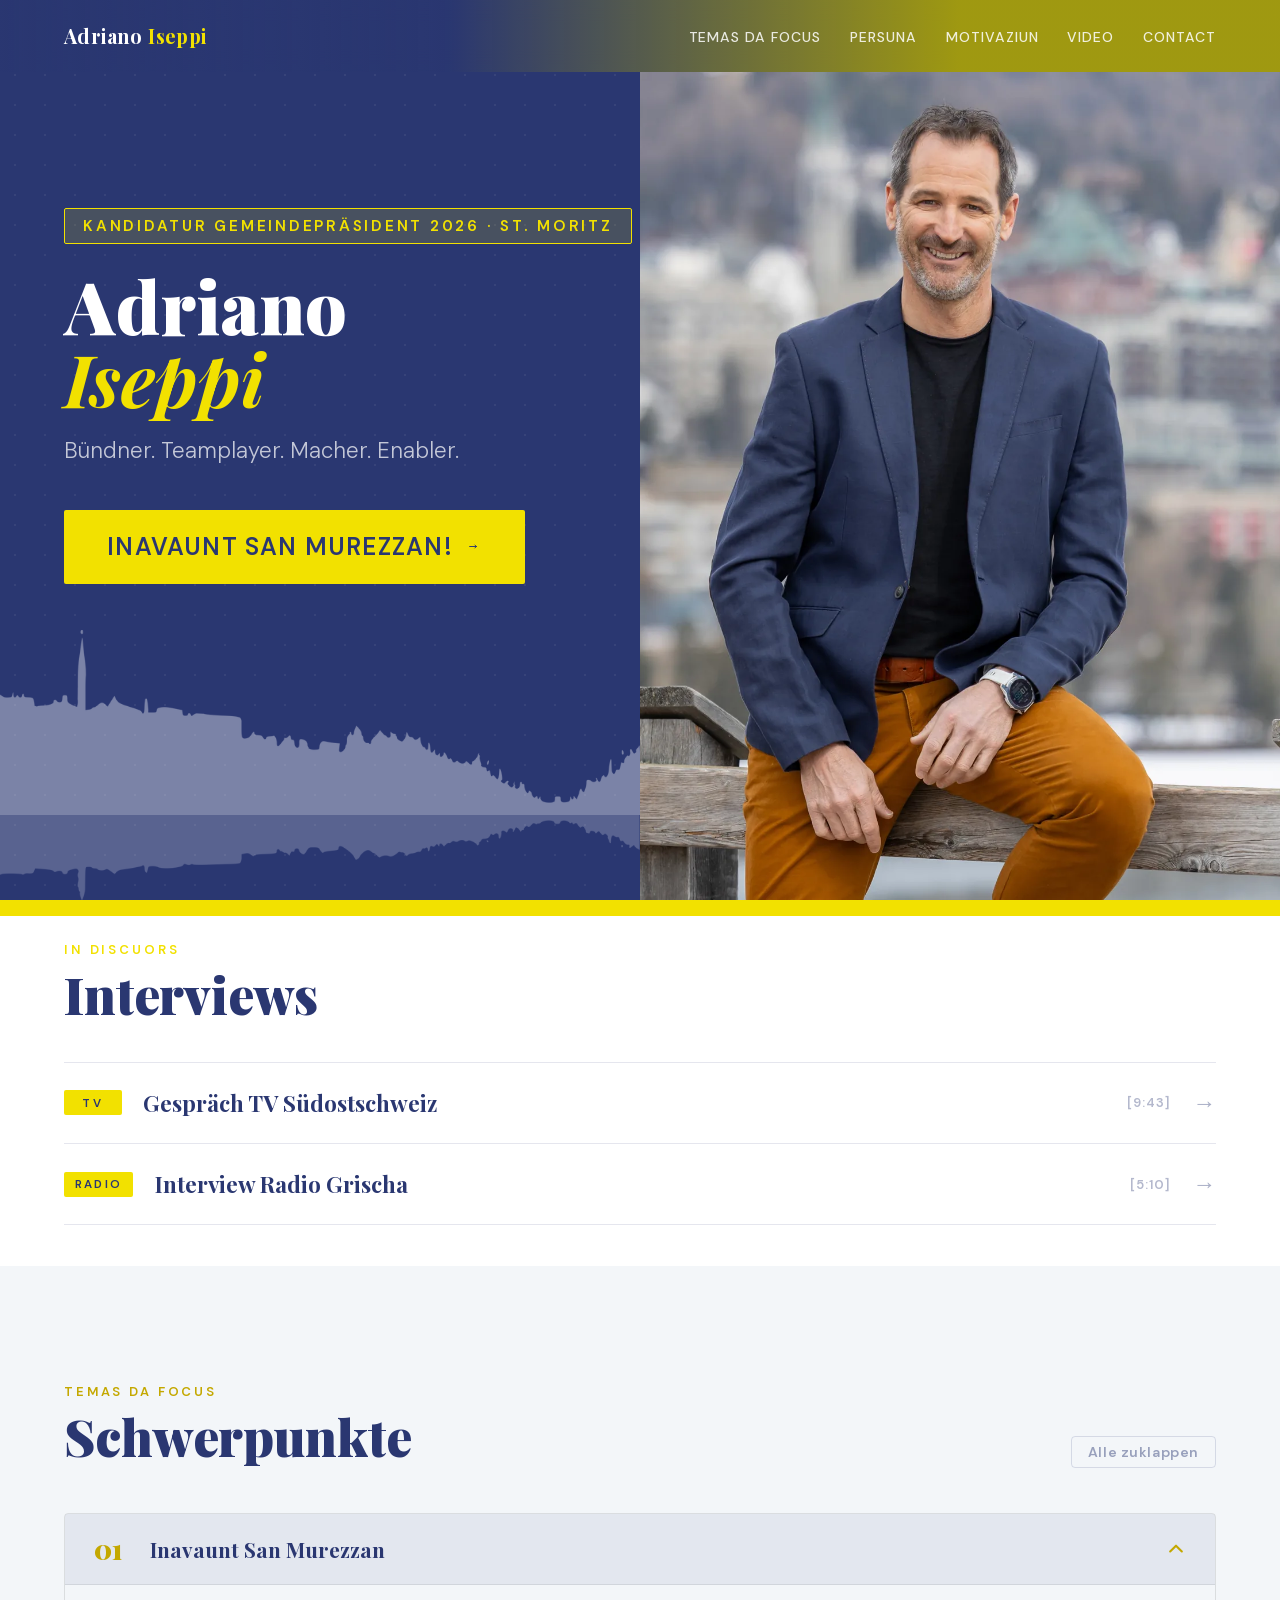
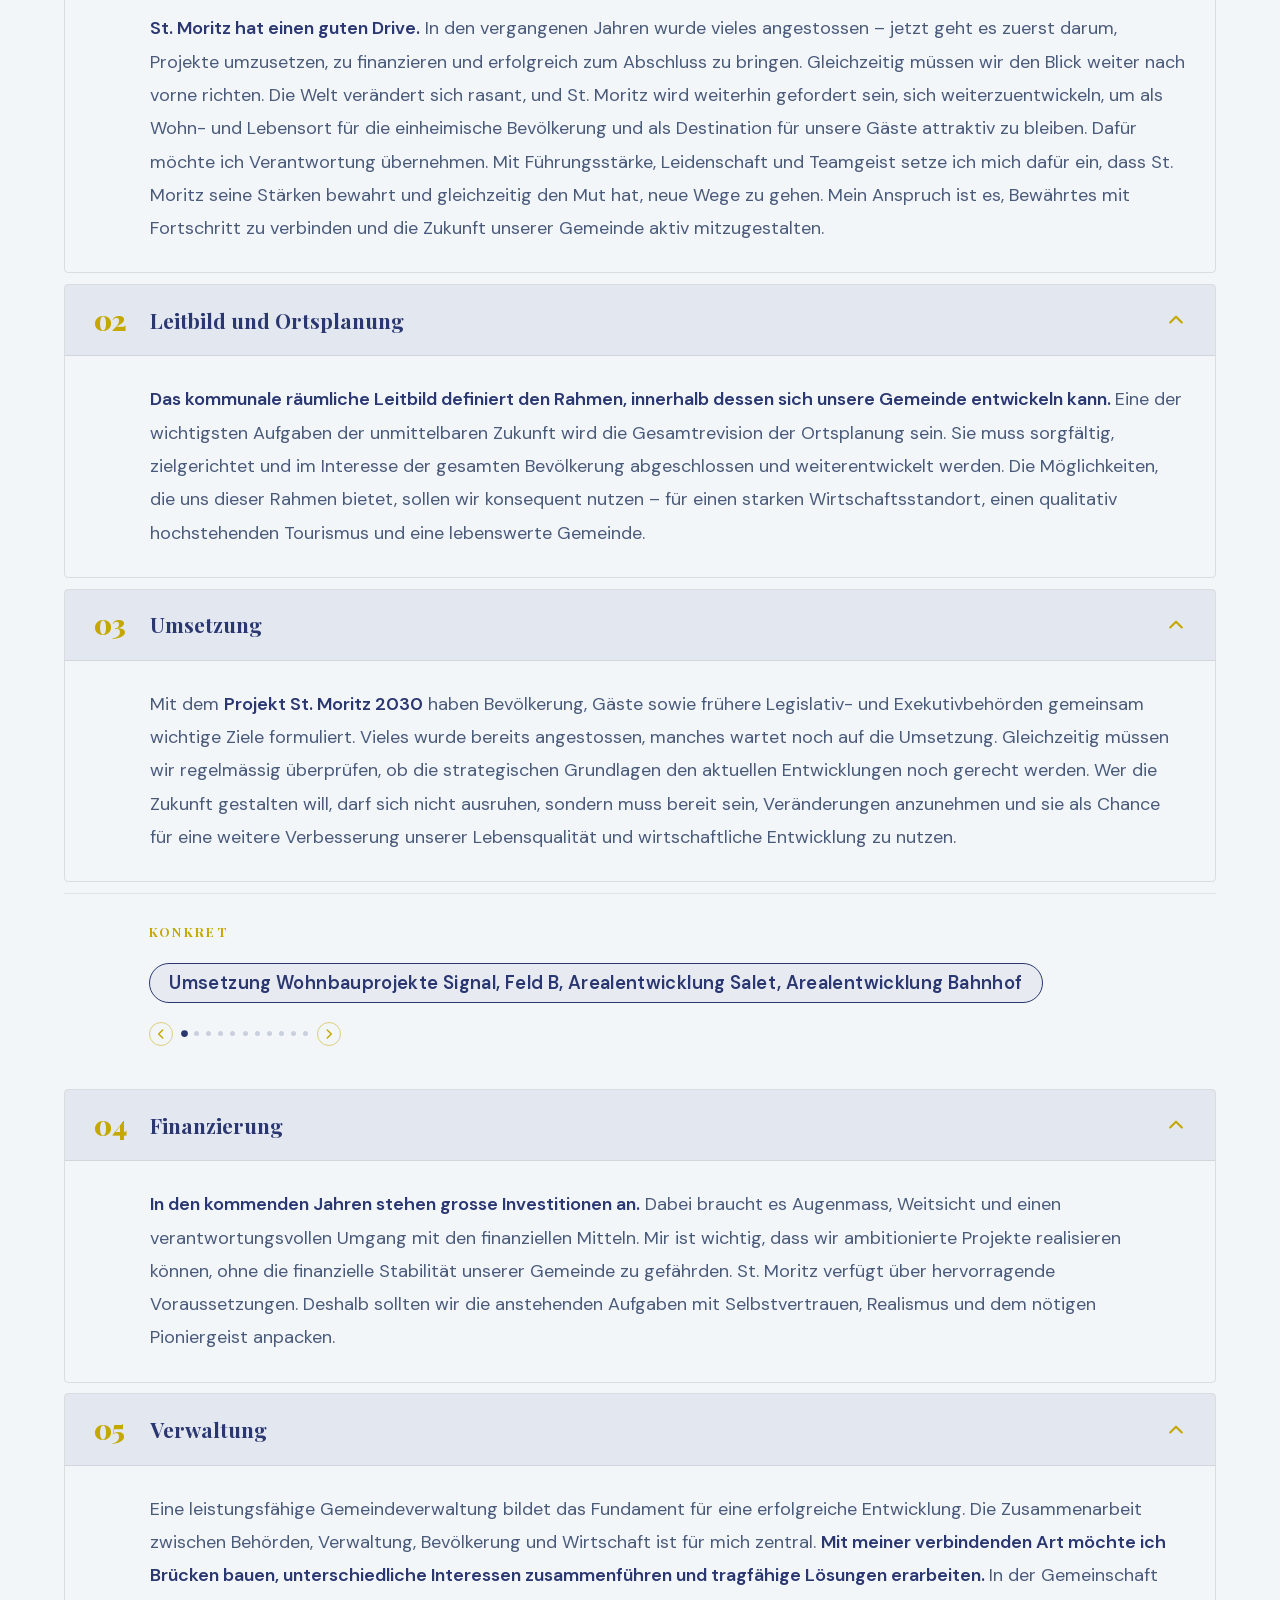
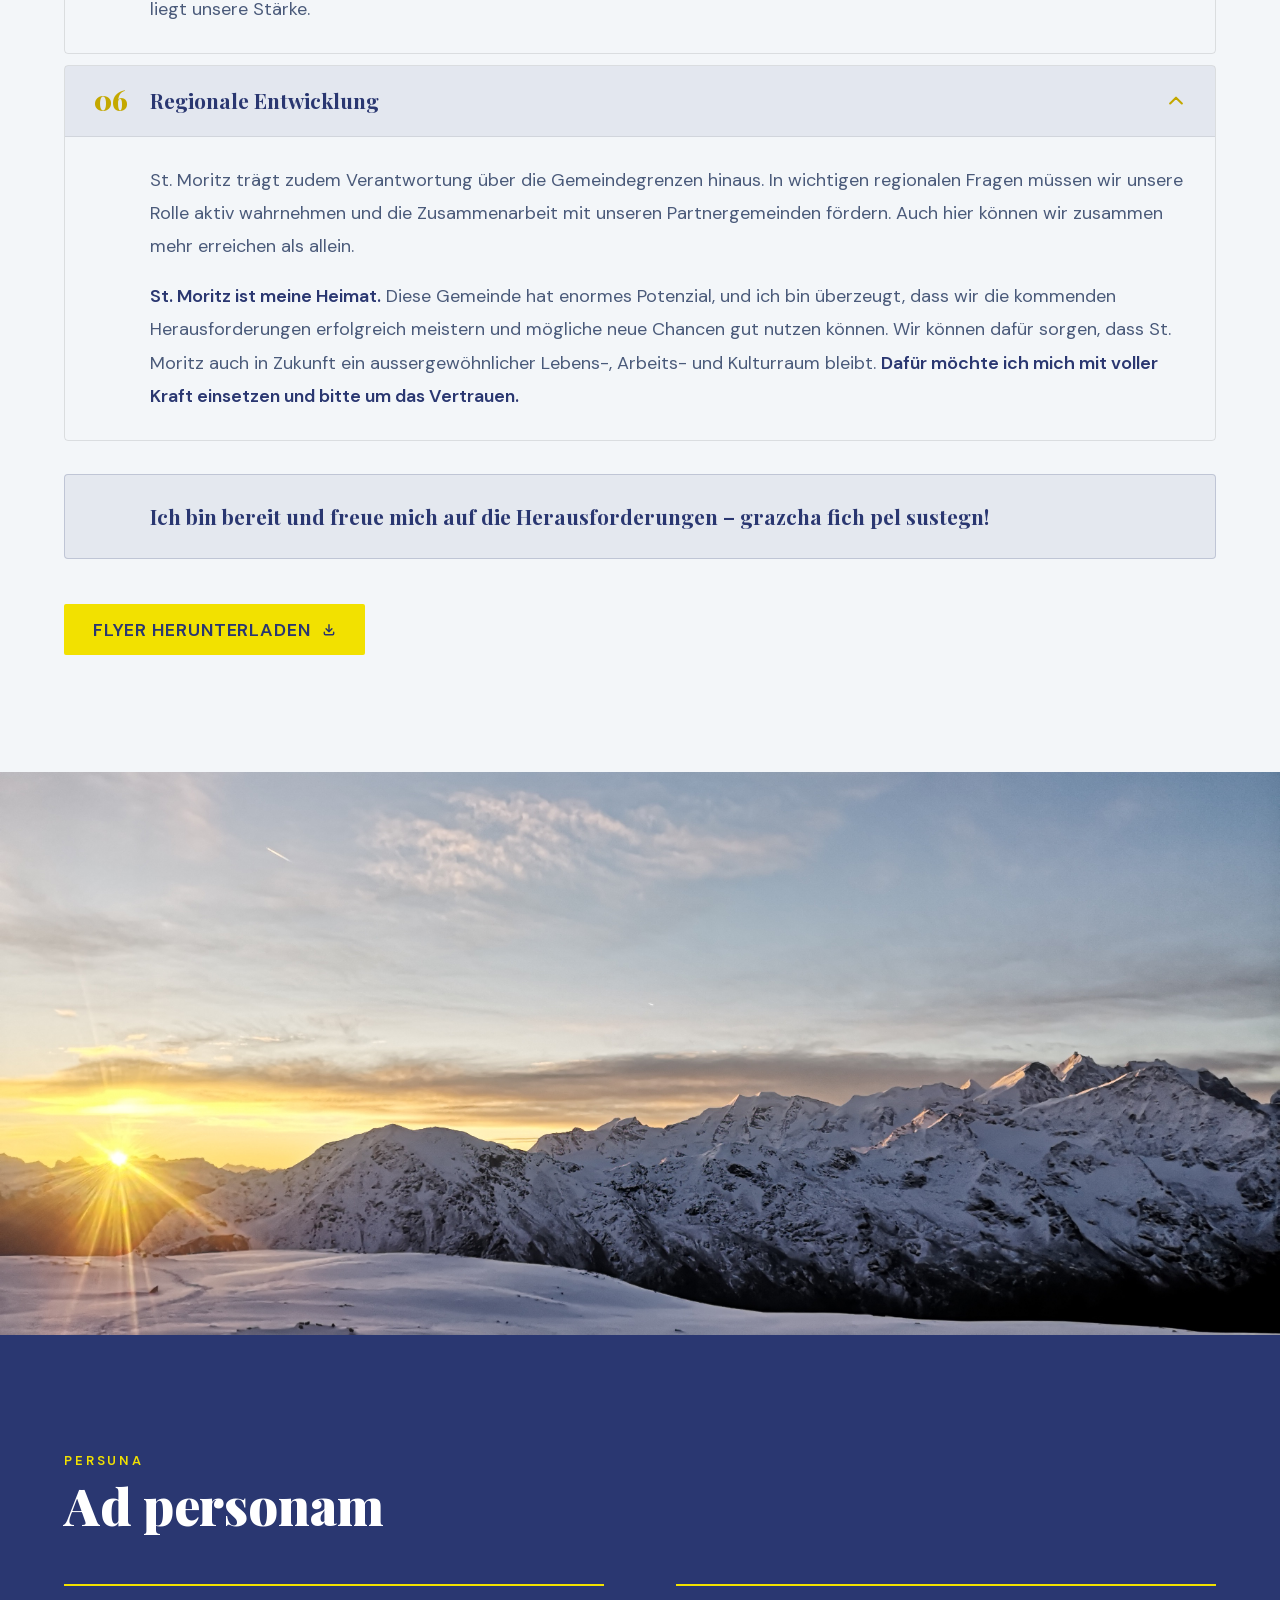
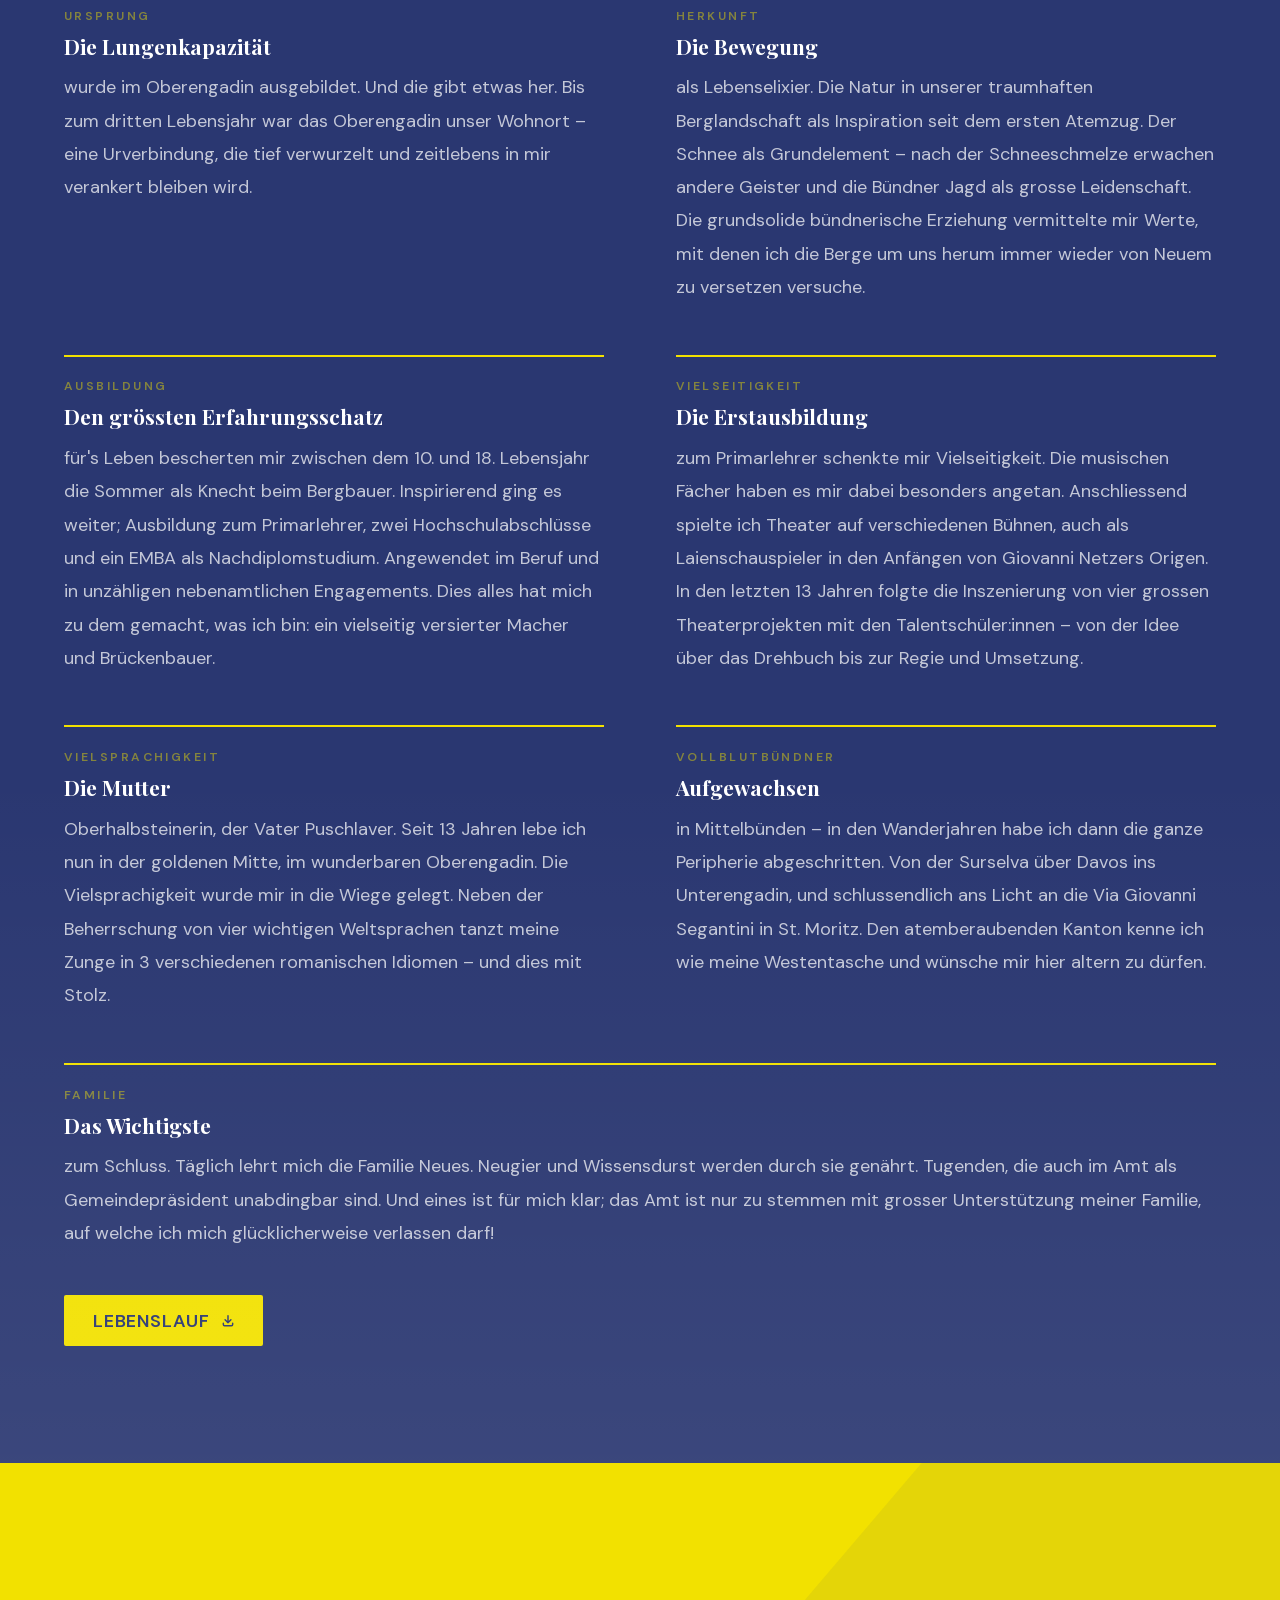
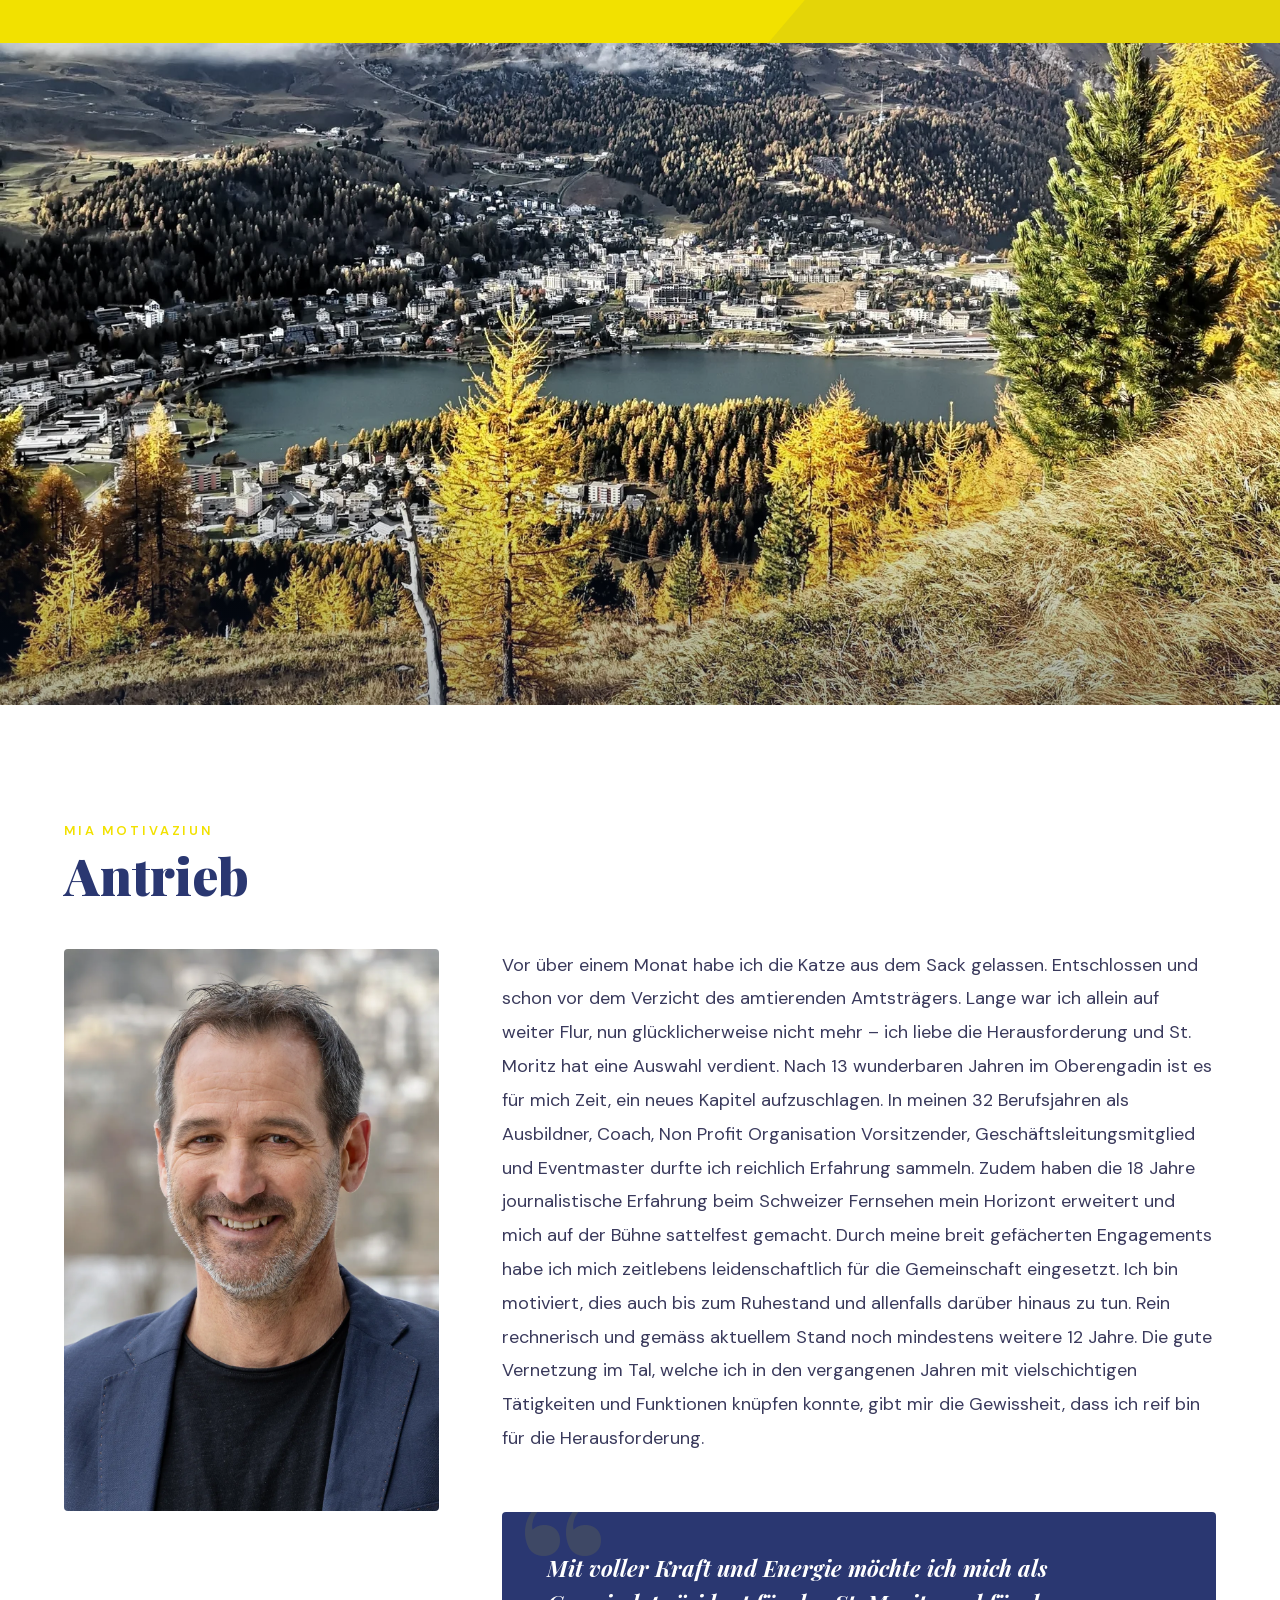
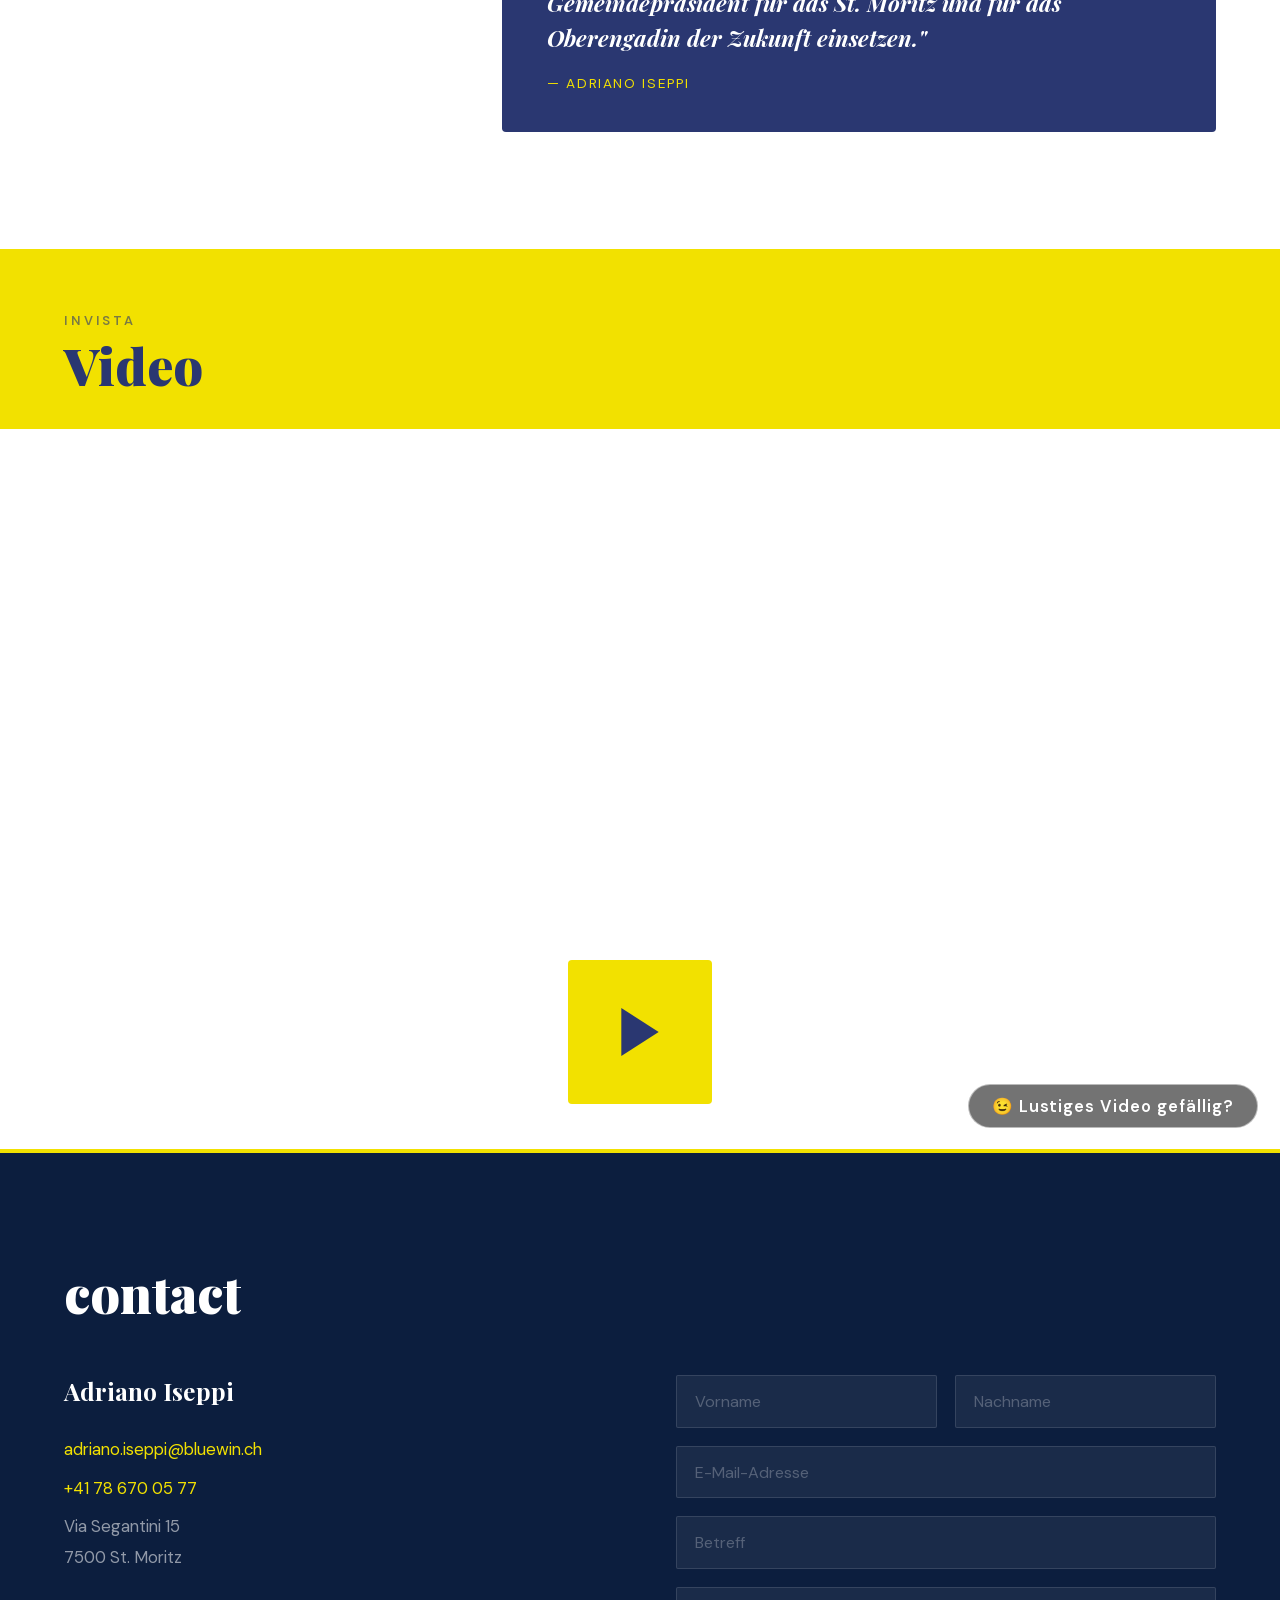
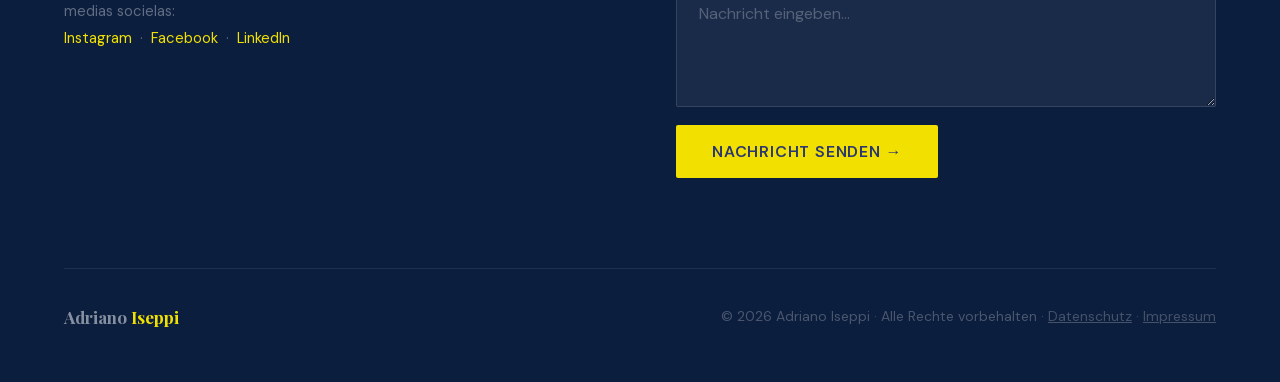
<file: index.html>
<!DOCTYPE html>
<html lang="de">
<head>
  <meta charset="UTF-8" />
  <meta name="viewport" content="width=device-width, initial-scale=1.0, viewport-fit=cover" />
  <meta name="theme-color" content="#2A3771">
  <title>Adriano Iseppi – Kandidat Gemeindepräsident St. Moritz</title>
  <meta name="description" content="Adriano Iseppi kandidiert als Gemeindepräsident St. Moritz 2026. Bündner, Teamplayer, Macher. Inavaunt San Murezzan!">
  <meta name="robots" content="index, follow">
  <link rel="canonical" href="https://adrianoiseppi.ch/">
  <!-- Open Graph -->
  <meta property="og:type" content="website">
  <meta property="og:url" content="https://adrianoiseppi.ch/">
  <meta property="og:title" content="Adriano Iseppi – Kandidat Gemeindepräsident St. Moritz 2026">
  <meta property="og:description" content="Adriano Iseppi kandidiert als Gemeindepräsident St. Moritz 2026. Bündner, Teamplayer, Macher. Inavaunt San Murezzan!">
  <meta property="og:image" content="https://adrianoiseppi.ch/IMG_9830_2.jpg">
  <meta name="twitter:card" content="summary_large_image">
  <link rel="icon" href="favicon.ico" sizes="any">
  <link rel="icon" href="favicon-32.png" type="image/png" sizes="32x32">
  <link rel="icon" href="favicon-192.png" type="image/png" sizes="192x192">
  <link rel="apple-touch-icon" href="apple-touch-icon.png">
  <link rel="icon" href="favicon.svg" type="image/svg+xml">
  <link rel="preload" href="fonts/dmsans.woff2" as="font" type="font/woff2" crossorigin>
  <link rel="preload" href="fonts/playfair-normal.woff2" as="font" type="font/woff2" crossorigin>
  <script type="application/ld+json">
  {
    "@context": "https://schema.org",
    "@type": "Person",
    "name": "Adriano Iseppi",
    "url": "https://adrianoiseppi.ch",
    "image": "https://adrianoiseppi.ch/IMG_9830_2.jpg",
    "jobTitle": "Kandidat Gemeindepräsident St. Moritz 2026",
    "description": "Adriano Iseppi kandidiert als Gemeindepräsident der Gemeinde St. Moritz im Kanton Graubünden, Schweiz.",
    "address": {
      "@type": "PostalAddress",
      "streetAddress": "Via Segantini 15",
      "postalCode": "7500",
      "addressLocality": "St. Moritz",
      "addressCountry": "CH"
    },
    "email": "adriano.iseppi@bluewin.ch",
    "telephone": "+41786700577",
    "sameAs": [
      "https://www.instagram.com/iseppiadriano/",
      "https://www.facebook.com/adriano.iseppi",
      "https://ch.linkedin.com/in/adriano-iseppi-3020b26a"
    ]
  }
  </script>
  <link rel="stylesheet" href="style.css">
</head>
<body>

<!-- NAV -->
<nav id="mainNav">
  <div class="container nav-inner">
    <a href="#hero" class="nav-logo">Adriano <span>Iseppi</span></a>
    <button class="nav-burger" id="navBurger" aria-label="Menü öffnen">
      <span></span><span></span><span></span>
    </button>
    <ul class="nav-links" id="navLinks">
      <li><a href="#fokus"      onclick="closeMenu()">temas da focus</a></li>
      <li><a href="#person"     onclick="closeMenu()">persuna</a></li>
      <li><a href="#motivation" onclick="closeMenu()">motivaziun</a></li>
      <li><a href="#media"      onclick="closeMenu()">video</a></li>
      <li><a href="#kontakt"    onclick="closeMenu()">contact</a></li>
    </ul>
  </div>
</nav>

<main>
<!-- HERO — Video anstelle Portrait -->
<section id="hero">
  <div class="container hero-content">
    <div class="hero-text reveal">
      <div class="hero-badge">Kandidatur Gemeindepräsident<br class="mobile-br"> 2026 · St. Moritz</div>
      <h1 class="hero-name">Adriano<br><em>Iseppi</em><span class="hero-name-seo"> – Kandidat Gemeindepräsident St. Moritz</span></h1>
      <p class="hero-subtitle">
        Bündner. Teamplayer. Macher. Enabler.
      </p>
      <a href="#fokus" class="hero-cta">
        Inavaunt San Murezzan!
        <svg width="16" height="9" fill="none" viewBox="0 0 24 24" stroke="currentColor" stroke-width="2.5">
          <path stroke-linecap="round" stroke-linejoin="round" d="M17 8l4 4m0 0l-4 4m4-4H3"/>
        </svg>
      </a>
    </div>
  </div>

  <!-- Portrait — direkt in #hero, hinter Silhouette -->
  <div class="hero-portrait-box">
    <picture>
      <source srcset="IMG_9830_2.webp" type="image/webp">
      <img src="IMG_9830_2.jpg" alt="Adriano Iseppi – Kandidat Gemeindepräsident St. Moritz 2026" width="1440" height="1440" fetchpriority="high">
    </picture>
  </div>

  <!-- CTA nach Portrait nur mobile -->
  <div class="container hero-cta-mobile-wrap">
    <a href="#fokus" class="hero-cta">
      Inavaunt San Murezzan!
      <svg width="16" height="9" fill="none" viewBox="0 0 24 24" stroke="currentColor" stroke-width="2.5">
        <path stroke-linecap="round" stroke-linejoin="round" d="M17 8l4 4m0 0l-4 4m4-4H3"/>
      </svg>
    </a>
  </div>

  <!-- Silhouette Dekoration unten -->
  <div class="hero-skyline-bar">
    <picture>
      <source srcset="skyline1.webp" type="image/webp">
      <img src="skyline1.png" alt="" class="skyline-top" width="898" height="260">
    </picture>
    <picture>
      <source srcset="skyline2.webp" type="image/webp">
      <img src="skyline2.png" alt="" class="skyline-bottom" width="900" height="119">
    </picture>
  </div>
</section>

<!-- INTERVISTAS / NEWS -->
<section class="news-section" id="intervistas">
  <div class="container">
    <p class="section-label reveal">in discuors</p>
    <h2 class="section-title reveal reveal-delay-1">Interviews</h2>
    <div class="news-links">
      <a class="news-link reveal reveal-delay-2" href="https://www.tvsuedostschweiz.ch/dossiers/wahlen-graubuenden/1198433782" target="_blank" rel="noopener">
        <span class="news-meta">TV</span>
        <span class="news-title">Gespräch TV Südostschweiz</span>
        <span class="news-duration">9:43</span>
        <span class="news-arrow">→</span>
      </a>
      <a class="news-link reveal reveal-delay-3" href="https://radiogrischa.ch/news/wer-fuehrt-st-moritz-die-zukunft-wir-stellen-die-kandidaten-vor-adriano-iseppi" target="_blank" rel="noopener">
        <span class="news-meta">Radio</span>
        <span class="news-title">Interview Radio Grischa</span>
        <span class="news-duration">5:10</span>
        <span class="news-arrow">→</span>
      </a>
    </div>
  </div>
</section>

<!-- FOKUSGEBIETE -->
<section id="fokus">
  <div class="container">
    <p class="section-label reveal">temas da focus</p>
    <div class="fokus-heading-row">
      <h2 class="section-title reveal reveal-delay-1">Schwerpunkte</h2>
      <button class="fokus-toggle-all" id="akkToggleAll">Alle zuklappen</button>
    </div>
    <div class="fokus-accordion reveal">

      <div class="akk-item open">
        <button class="akk-header" aria-expanded="true">
          <span class="akk-num">01</span>
          <span class="akk-title">Inavaunt San Murezzan</span>
          <svg class="akk-icon" viewBox="0 0 24 24" fill="none" stroke="currentColor" stroke-width="2.5"><path stroke-linecap="round" stroke-linejoin="round" d="M19 9l-7 7-7-7"/></svg>
        </button>
        <div class="akk-body">
          <p><strong>St. Moritz hat einen guten Drive.</strong> In den vergangenen Jahren wurde vieles angestossen – jetzt geht es zuerst darum, Projekte umzusetzen, zu finanzieren und erfolgreich zum Abschluss zu bringen. Gleichzeitig müssen wir den Blick weiter nach vorne richten. Die Welt verändert sich rasant, und St. Moritz wird weiterhin gefordert sein, sich weiterzuentwickeln, um als Wohn- und Lebensort für die einheimische Bevölkerung und als Destination für unsere Gäste attraktiv zu bleiben.
Dafür möchte ich Verantwortung übernehmen. Mit Führungsstärke, Leidenschaft und Teamgeist setze ich mich dafür ein, dass St. Moritz seine Stärken bewahrt und gleichzeitig den Mut hat, neue Wege zu gehen. Mein Anspruch ist es, Bewährtes mit Fortschritt zu verbinden und die Zukunft unserer Gemeinde aktiv mitzugestalten.
</p>
        </div>
      </div>

      <div class="akk-item open">
        <button class="akk-header" aria-expanded="true">
          <span class="akk-num">02</span>
          <span class="akk-title">Leitbild und Ortsplanung</span>
          <svg class="akk-icon" viewBox="0 0 24 24" fill="none" stroke="currentColor" stroke-width="2.5"><path stroke-linecap="round" stroke-linejoin="round" d="M19 9l-7 7-7-7"/></svg>
        </button>
        <div class="akk-body">
          <p><strong>Das kommunale räumliche Leitbild definiert den Rahmen, innerhalb dessen sich unsere Gemeinde entwickeln kann. </strong> Eine der wichtigsten Aufgaben der unmittelbaren Zukunft wird die Gesamtrevision der Ortsplanung sein. Sie muss sorgfältig, zielgerichtet und im Interesse der gesamten Bevölkerung abgeschlossen und weiterentwickelt werden. Die Möglichkeiten, die uns dieser Rahmen bietet, sollen wir konsequent nutzen – für einen starken Wirtschaftsstandort, einen qualitativ hochstehenden Tourismus und eine lebenswerte Gemeinde.</p>
        </div>
      </div>

      <div class="akk-item open">
        <button class="akk-header" aria-expanded="true">
          <span class="akk-num">03</span>
          <span class="akk-title">Umsetzung</span>
          <svg class="akk-icon" viewBox="0 0 24 24" fill="none" stroke="currentColor" stroke-width="2.5"><path stroke-linecap="round" stroke-linejoin="round" d="M19 9l-7 7-7-7"/></svg>
        </button>
        <div class="akk-body">
          <p>Mit dem <strong>Projekt St. Moritz 2030</strong> haben Bevölkerung, Gäste sowie frühere Legislativ- und Exekutivbehörden gemeinsam wichtige Ziele formuliert. Vieles wurde bereits angestossen, manches wartet noch auf die Umsetzung. Gleichzeitig müssen wir regelmässig überprüfen, ob die strategischen Grundlagen den aktuellen Entwicklungen noch gerecht werden. Wer die Zukunft gestalten will, darf sich nicht ausruhen, sondern muss bereit sein, Veränderungen anzunehmen und sie als Chance für eine weitere Verbesserung unserer Lebensqualität und wirtschaftliche Entwicklung zu nutzen.</p>
        </div>
      </div>

      <!-- KONKRET SLIDE CAROUSEL -->
      <div class="konkret-block">
        <p class="konkret-label">Konkret</p>
        <div class="fc-stage" id="fcStage">
          <div class="fc-track" id="fcTrack">
            <div class="fc-slide"><span class="fc-pill">Umsetzung Wohnbauprojekte Signal, Feld B, Arealentwicklung Salet, Arealentwicklung Bahnhof</span></div>
            <div class="fc-slide"><span class="fc-pill">Umsetzung Arealentwicklung Islas</span></div>
            <div class="fc-slide"><span class="fc-pill">Verkehrsberuhigung Via Tinus, Schaffung Aussenparkplätze bei Grossveranstaltungen</span></div>
            <div class="fc-slide"><span class="fc-pill">Entscheid Schule Grevas; Neubau vs. Sanierung</span></div>
            <div class="fc-slide"><span class="fc-pill">Wichtige Events stärken</span></div>
            <div class="fc-slide"><span class="fc-pill">Gestaltung See bis und mit Arealentwicklung Ludains</span></div>
            <div class="fc-slide"><span class="fc-pill">Terrestrische Verlegung Starkstromleitung, Wander-/Bikewege und Loipen (Anbindung Stazerwald)</span></div>
            <div class="fc-slide"><span class="fc-pill">Hotellerie stärken (Hotelzonen), Gewerbe(zonen) ermöglichen</span></div>
            <div class="fc-slide"><span class="fc-pill">Starke Region fördern und unterstützen; Gesundheitswesen/Spital, Flughafen, Entwicklung reg. Deponien</span></div>
            <div class="fc-slide"><span class="fc-pill">St. Moritz Tourismus AG und deren Kooperation mit Engadin Tourismus unterstützen</span></div>
            <div class="fc-slide"><span class="fc-pill">Kultur, Vereine und Zusammenleben in der Gemeinde nachhaltig fördern</span></div>
          </div>
        </div>
        <div class="fc-controls">
          <button class="fc-arrow" id="fcPrev" aria-label="Zurück">
            <svg width="14" height="14" viewBox="0 0 24 24" fill="none" stroke="currentColor" stroke-width="2.5"><path stroke-linecap="round" stroke-linejoin="round" d="M15 19l-7-7 7-7"/></svg>
          </button>
          <div class="sld-dots" id="fcDots"></div>
          <button class="fc-arrow" id="fcNext" aria-label="Weiter">
            <svg width="14" height="14" viewBox="0 0 24 24" fill="none" stroke="currentColor" stroke-width="2.5"><path stroke-linecap="round" stroke-linejoin="round" d="M9 5l7 7-7 7"/></svg>
          </button>
        </div>
      </div>

      <div class="akk-item open">
        <button class="akk-header" aria-expanded="true">
          <span class="akk-num">04</span>
          <span class="akk-title">Finanzierung</span>
          <svg class="akk-icon" viewBox="0 0 24 24" fill="none" stroke="currentColor" stroke-width="2.5"><path stroke-linecap="round" stroke-linejoin="round" d="M19 9l-7 7-7-7"/></svg>
        </button>
        <div class="akk-body">
          <p><strong>In den kommenden Jahren stehen grosse Investitionen an.</strong> Dabei braucht es Augenmass, Weitsicht und einen verantwortungsvollen Umgang mit den finanziellen Mitteln. Mir ist wichtig, dass wir ambitionierte Projekte realisieren können, ohne die finanzielle Stabilität unserer Gemeinde zu gefährden. St. Moritz verfügt über hervorragende Voraussetzungen. Deshalb sollten wir die anstehenden Aufgaben mit Selbstvertrauen, Realismus und dem nötigen Pioniergeist anpacken.</p>
        </div>
      </div>

      <div class="akk-item open">
        <button class="akk-header" aria-expanded="true">
          <span class="akk-num">05</span>
          <span class="akk-title">Verwaltung</span>
          <svg class="akk-icon" viewBox="0 0 24 24" fill="none" stroke="currentColor" stroke-width="2.5"><path stroke-linecap="round" stroke-linejoin="round" d="M19 9l-7 7-7-7"/></svg>
        </button>
        <div class="akk-body">
          <p>Eine leistungsfähige Gemeindeverwaltung bildet das Fundament für eine erfolgreiche Entwicklung. Die Zusammenarbeit zwischen Behörden, Verwaltung, Bevölkerung und Wirtschaft ist für mich zentral. <strong>Mit meiner verbindenden Art möchte ich Brücken bauen, unterschiedliche Interessen zusammenführen und tragfähige Lösungen erarbeiten. </strong>In der Gemeinschaft liegt unsere Stärke.</p>
        </div>
      </div>
      <div class="akk-item open">
        <button class="akk-header" aria-expanded="true">
          <span class="akk-num">06</span>
          <span class="akk-title">Regionale Entwicklung</span>
          <svg class="akk-icon" viewBox="0 0 24 24" fill="none" stroke="currentColor" stroke-width="2.5"><path stroke-linecap="round" stroke-linejoin="round" d="M19 9l-7 7-7-7"/></svg>
        </button>
        <div class="akk-body">
          <p>St. Moritz trägt zudem Verantwortung über die Gemeindegrenzen hinaus. In wichtigen regionalen Fragen müssen wir unsere Rolle aktiv wahrnehmen und die Zusammenarbeit mit unseren Partnergemeinden fördern. Auch hier können wir zusammen mehr erreichen als allein.</p>
          <p><strong>St. Moritz ist meine Heimat.</strong> Diese Gemeinde hat enormes Potenzial, und ich bin überzeugt, dass wir die kommenden Herausforderungen erfolgreich meistern und mögliche neue Chancen gut nutzen können. Wir können dafür sorgen, dass St. Moritz auch in Zukunft ein aussergewöhnlicher Lebens-, Arbeits- und Kulturraum bleibt. <strong>Dafür möchte ich mich mit voller Kraft einsetzen und bitte um das Vertrauen.</strong></p>
        </div>
      </div>
      <div class="akk-closing reveal">
        Ich bin bereit und freue mich auf die Herausforderungen – <em>grazcha fich pel sustegn!</em>
      </div>

    </div>


    <div class="person-cv-link reveal reveal-delay-1">
      <a href="Flyer Adriano.pdf" target="_blank" class="cta-secondary">
        Flyer herunterladen
        <svg width="14" height="14" fill="none" viewBox="0 0 24 24" stroke="currentColor" stroke-width="2.5"><path stroke-linecap="round" stroke-linejoin="round" d="M4 16v2a2 2 0 002 2h12a2 2 0 002-2v-2M7 10l5 5 5-5M12 15V3"/></svg>
      </a>
    </div>
  </div>
</section>

<!-- INLINE FOTO BANNER -->
<div class="inline-photo-banner">
  <picture>
    <source srcset="Piz Mezdi 5.webp" type="image/webp">
    <img src="Piz Mezdi 5.jpg" alt="Panorama Piz Mezdi – Oberengadin Graubünden" id="bannerPhoto" class="banner-img" width="1600" height="1200" loading="lazy">
  </picture>
  <!--<div class="photo-banner-placeholder">
    <span class="ph-icon">📷</span>
    <span>Panoramafoto<br><small>Querformat, min. 1400 × 600 px</small></span>
  </div>
  <div class="photo-banner-overlay">
    <div class="container">
      <p class="photo-banner-caption">Adriano Iseppi · Engadin</p>
    </div>
  </div>-->
</div>

<!-- ZUR PERSON -->
<section id="person">
  <div class="container">
    <p class="section-label reveal">persuna</p>
    <h2 class="section-title white reveal reveal-delay-1">Ad personam</h2>
    <div class="person-categories">

      <div class="person-cat reveal">
        <span class="person-cat-label">Ursprung</span> <!--bigger-->
        <h3 class="person-cat-key">Die Lungenkapazität</h3>
        <p>wurde im Oberengadin ausgebildet. Und die gibt etwas her. Bis zum dritten Lebensjahr war das Oberengadin unser Wohnort – eine Urverbindung, die tief verwurzelt und zeitlebens in mir verankert bleiben wird.</p>
      </div>

      <div class="person-cat reveal reveal-delay-1">
        <span class="person-cat-label">Herkunft</span>
        <h3 class="person-cat-key">Die Bewegung</h3>
        <p>als Lebenselixier. Die Natur in unserer traumhaften Berglandschaft als Inspiration seit dem ersten Atemzug. Der Schnee als Grundelement – nach der Schneeschmelze erwachen andere Geister und die Bündner Jagd als grosse Leidenschaft. Die grundsolide bündnerische Erziehung vermittelte mir Werte, mit denen ich die Berge um uns herum immer wieder von Neuem zu versetzen versuche.</p>
      </div>

      <div class="person-cat reveal">
        <span class="person-cat-label">Ausbildung</span>
        <h3 class="person-cat-key">Den grössten Erfahrungsschatz</h3>
        <p>für's Leben bescherten mir zwischen dem 10. und 18. Lebensjahr die Sommer als Knecht beim Bergbauer. Inspirierend ging es weiter; Ausbildung zum Primarlehrer, zwei Hochschulabschlüsse und ein EMBA als Nachdiplomstudium. Angewendet im Beruf und in unzähligen nebenamtlichen Engagements. Dies alles hat mich zu dem gemacht, was ich bin: ein vielseitig versierter Macher und Brückenbauer.</p>
      </div>

      <div class="person-cat reveal reveal-delay-1">
        <span class="person-cat-label">Vielseitigkeit</span>
        <h3 class="person-cat-key">Die Erstausbildung</h3>
        <p>zum Primarlehrer schenkte mir Vielseitigkeit. Die musischen Fächer haben es mir dabei besonders angetan. Anschliessend spielte ich Theater auf verschiedenen Bühnen, auch als Laienschauspieler in den Anfängen von Giovanni Netzers Origen. In den letzten 13 Jahren folgte die Inszenierung von vier grossen Theaterprojekten mit den Talentschüler:innen – von der Idee über das Drehbuch bis zur Regie und Umsetzung.</p>
      </div>

      <div class="person-cat reveal">
        <span class="person-cat-label">Vielsprachigkeit</span>
        <h3 class="person-cat-key">Die Mutter</h3>
        <p>Oberhalbsteinerin, der Vater Puschlaver. Seit 13 Jahren lebe ich nun in der goldenen Mitte, im wunderbaren Oberengadin. Die Vielsprachigkeit wurde mir in die Wiege gelegt. Neben der Beherrschung von vier wichtigen Weltsprachen tanzt meine Zunge in 3 verschiedenen romanischen Idiomen – und dies mit Stolz.</p>
      </div>

      <div class="person-cat reveal reveal-delay-1">
        <span class="person-cat-label">Vollblutbündner</span>
        <h3 class="person-cat-key">Aufgewachsen</h3>
        <p>in Mittelbünden – in den Wanderjahren habe ich dann die ganze Peripherie abgeschritten. Von der Surselva über Davos ins Unterengadin, und schlussendlich ans Licht an die Via Giovanni Segantini in St. Moritz. Den atemberaubenden Kanton kenne ich wie meine Westentasche und wünsche mir hier altern zu dürfen.</p>
      </div>

      <div class="person-cat person-cat--full reveal">
        <span class="person-cat-label">Familie</span>
        <h3 class="person-cat-key">Das Wichtigste</h3>
        <p>zum Schluss. Täglich lehrt mich die Familie Neues. Neugier und Wissensdurst werden durch sie genährt. Tugenden, die auch im Amt als Gemeindepräsident unabdingbar sind. Und eines ist für mich klar; das Amt ist nur zu stemmen mit grosser Unterstützung meiner Familie, auf welche ich mich glücklicherweise verlassen darf!</p>
      </div>

    </div>
    <div class="person-cv-link reveal reveal-delay-1">
      <a href="CV Adriano Iseppi.pdf" target="_blank" class="cta-secondary">
        Lebenslauf
        <svg width="14" height="14" fill="none" viewBox="0 0 24 24" stroke="currentColor" stroke-width="2.5"><path stroke-linecap="round" stroke-linejoin="round" d="M4 16v2a2 2 0 002 2h12a2 2 0 002-2v-2M7 10l5 5 5-5M12 15V3"/></svg>
      </a>
    </div>
  </div>
</section>

<!-- ZITAT BANNER -->
<div class="quote-banner">
  <div class="container">
    <div class="quote-banner-inner reveal">
      <!--<svg class="quote-mark" viewBox="0 0 52 40" fill="none" aria-hidden="true">
        <path d="M0 40V24C0 10.2 7.5 2.7 22.5 0L25 4.4C19 5.7 15 9.3 14 15H22.5V40H0ZM29.5 40V24C29.5 10.2 37 2.7 52 0L54.5 4.4C48.5 5.7 44.5 9.3 43.5 15H52V40H29.5Z" fill="currentColor"/>
      </svg>
      <blockquote class="quote-banner-text">
        „Lorem ipsum dolor sit amet, consectetur adipiscing elit, sed do eiusmod tempor incididunt ut labore et dolore magna aliqua."
      </blockquote>
      <cite class="quote-banner-cite">— Person</cite>-->
    </div>
  </div>
</div>

<!-- EINZELFOTO -->
<section class="single-photo-section">
  <div class="single-photo-wrap reveal reveal-delay-2">
    <picture>
      <source media="(min-width:768px)" srcset="St.Moritz2.webp" type="image/webp">
      <source media="(min-width:768px)" srcset="St.Moritz2.jpg">
      <source srcset="St.Moritz.webp" type="image/webp">
      <img src="St.Moritz.jpg" alt="St. Moritz – Gemeinde im Oberengadin, Graubünden" id="singlePhoto" width="1440" height="1430" loading="lazy">
    </picture>
    <div class="single-photo-overlay"></div>
  </div>
</section>

<!-- MOTIVATION -->
<section id="motivation">
  <div class="container">
    <p class="section-label reveal">Mia motivaziun</p>
    <h2 class="section-title reveal reveal-delay-1">Antrieb</h2>

    <div class="motivation-main reveal">
      <!-- Grosses Portraitfoto links -->
      <div class="motivation-portrait">
        <!-- src="fotos/portrait.jpg" einfügen -->
        <picture>
          <source srcset="IMG_9864_2_1.webp" type="image/webp">
          <img src="IMG_9864_2_1.jpg" alt="Adriano Iseppi – Portrait Kandidatur Gemeindepräsident St. Moritz" id="motivPortrait" width="1100" height="1650" loading="lazy">
        </picture>
        <!--<div class="ph-placeholder">
          <span class="ph-icon">🖼</span>
          <span>Portraitfoto hier einfügen</span>
        </div>-->
      </div>

      <!-- Text + Zitat rechts -->
      <div class="motivation-right">
        <div class="motivation-text">
          <p>Vor über einem Monat habe ich die Katze aus dem Sack gelassen. Entschlossen und schon vor dem Verzicht des amtierenden Amtsträgers. Lange war ich allein auf weiter Flur, nun glücklicherweise nicht mehr – ich liebe die Herausforderung und St. Moritz hat eine Auswahl verdient. 
            Nach 13 wunderbaren Jahren im Oberengadin ist es für mich Zeit, ein neues Kapitel aufzuschlagen. 
            In meinen 32 Berufsjahren als Ausbildner, Coach, Non Profit Organisation Vorsitzender, Geschäftsleitungsmitglied und Eventmaster durfte ich reichlich Erfahrung sammeln. Zudem haben die 18 Jahre journalistische Erfahrung beim Schweizer Fernsehen mein Horizont erweitert und mich auf der Bühne sattelfest gemacht. 
            Durch meine breit gefächerten Engagements habe ich mich zeitlebens leidenschaftlich für die Gemeinschaft eingesetzt. 
            Ich bin motiviert, dies auch bis zum Ruhestand und allenfalls darüber hinaus zu tun. Rein rechnerisch und gemäss aktuellem Stand noch mindestens weitere 12 Jahre. 
            Die gute Vernetzung im Tal, welche ich in den vergangenen Jahren mit vielschichtigen Tätigkeiten und Funktionen knüpfen konnte, gibt mir die Gewissheit, dass ich reif bin für die Herausforderung.
        </p>
        </div>
        <div class="motivation-quote">
          <blockquote>Mit voller Kraft und Energie möchte ich mich als Gemeindepräsident für das St. Moritz und für das Oberengadin der Zukunft einsetzen."</blockquote>
          <cite>— Adriano Iseppi</cite>
        </div>
      </div>
    </div>
  </div>
</section>

<!-- VIDEO SEKTION (Adriano im Gespräch) -->
<section class="video-section" id="media">
  <div class="container">
    <p class="section-label reveal">invista</p>
    <h2 class="section-title reveal reveal-delay-1">Video</h2>
  </div>

  <!-- Video-Bühne: politisch + spassig übereinander, slide-Transition -->
  <div class="video-stage reveal reveal-delay-2">

    <!-- Politisches Video (default sichtbar) -->
    <div class="video-panel" id="panelPolitik">
      <div class="video-wrap video-wrap--bunny">
        <video id="heroVideo"
          src="https://vz-d82cdf0a-23c.b-cdn.net/da1656bb-ef6c-49cc-a04a-54eaffc18ccf/play_720p.mp4"
          muted playsinline loop preload="metadata"></video>
        <video id="heroVideoSound"
          src="https://vz-d82cdf0a-23c.b-cdn.net/da1656bb-ef6c-49cc-a04a-54eaffc18ccf/play_720p.mp4"
          playsinline controls preload="none" style="display:none;"></video>
        <div class="video-shield" id="videoShield"></div>
        <button class="video-play-overlay" id="videoPlayBtn" aria-label="Mit Ton abspielen">
          <svg width="32" height="32" viewBox="0 0 24 24" fill="currentColor"><polygon points="5 3 19 12 5 21 5 3"/></svg>
        </button>
      </div>
      <button class="egg-btn" id="eggBtn" title="Lustiges Video gefällig?">
        😉 Lustiges Video gefällig?
      </button>
    </div>

    <!-- Spassvideo (anfangs versteckt) -->
    <div class="video-panel video-panel--fun" id="panelFun">
      <div class="video-wrap video-wrap--fun">
        <video id="funVideo"
          src="https://vz-d82cdf0a-23c.b-cdn.net/777dc199-786b-42d8-b640-aa51d773caea/play_720p.mp4"
          controls playsinline preload="metadata"></video>
      </div>
      <button class="back-btn" id="backBtn">
        ← Zurück zur Politik
      </button>
    </div>

  </div>
</section>





<!-- KONTAKT -->
<section id="kontakt">
  <div class="container">
    <!--<p class="section-label reveal" style="color:var(--stm-yellow)">Nehmen Sie Kontakt auf</p>-->
    <h2 class="section-title white reveal reveal-delay-1">contact</h2>
    <div class="kontakt-inner">
      <div class="kontakt-info reveal">
        <h3>Adriano Iseppi</h3>
        
        <p style="margin-top:1.5rem"><a href="mailto:adriano.iseppi@bluewin.ch">adriano.iseppi@bluewin.ch</a></p>
        <p><a href="tel:+41000000000">+41 78 670 05 77</a></p>
        <p>Via Segantini 15 <br>7500 St. Moritz</p>
        <p class="social-row">
          medias socielas:<br>
          <a href="https://www.instagram.com/iseppiadriano/" target="_blank">Instagram</a> &nbsp;·&nbsp;
          <a href="https://www.facebook.com/adriano.iseppi" target="_blank">Facebook</a> &nbsp;·&nbsp;
          <a href="https://ch.linkedin.com/in/adriano-iseppi-3020b26a" target="_blank">LinkedIn</a>
        </p>
      </div>
      <div class="reveal reveal-delay-2">
        <form class="kontakt-form" id="kontaktForm">
          <div class="form-row">
            <input type="text" id="f-vorname" placeholder="Vorname" required>
            <input type="text" id="f-nachname" placeholder="Nachname" required>
          </div>
          <input type="email" id="f-email" placeholder="E-Mail-Adresse" required>
          <input type="text" id="f-betreff" placeholder="Betreff">
          <textarea id="f-nachricht" placeholder=" Nachricht eingeben…"></textarea>
          <button type="submit" class="btn-submit">Nachricht senden →</button>
        </form>
      </div>
    </div>
    <footer>
      <div class="footer-logo">Adriano <span>Iseppi</span></div>
      <div>© 2026 Adriano Iseppi · Alle Rechte vorbehalten · <a href="datenschutz.html" style="opacity: 0.9;text-decoration:underline;">Datenschutz</a> · <a href="impressum.html" style="opacity:0.9;text-decoration:underline;">Impressum</a></div>
    </footer>
  </div>
</section>

</main>
<script>
  const nav = document.getElementById('mainNav');
  window.addEventListener('scroll', () => nav.classList.toggle('scrolled', window.scrollY > 80));

  const burger = document.getElementById('navBurger');
  const navLinks = document.getElementById('navLinks');
  burger.addEventListener('click', () => { navLinks.classList.toggle('open'); burger.classList.toggle('active'); });
  function closeMenu() { navLinks.classList.remove('open'); burger.classList.remove('active'); }
  document.addEventListener('click', (e) => { if (!nav.contains(e.target)) closeMenu(); });

  // Accordion toggle-all
  const akkToggleAll = document.getElementById('akkToggleAll');
  if (akkToggleAll) {
    akkToggleAll.addEventListener('click', () => {
      const allItems = document.querySelectorAll('.akk-item');
      const anyOpen = [...allItems].some(el => el.classList.contains('open'));
      allItems.forEach(item => {
        const btn = item.querySelector('.akk-header');
        if (anyOpen) { item.classList.remove('open'); btn.setAttribute('aria-expanded','false'); }
        else         { item.classList.add('open');    btn.setAttribute('aria-expanded','true');  }
      });
      akkToggleAll.textContent = anyOpen ? 'Alle aufklappen' : 'Alle zuklappen';
    });
  }

  // Accordion
  document.querySelectorAll('.akk-header').forEach(btn => {
    btn.addEventListener('click', () => {
      const item = btn.closest('.akk-item');
      const isOpen = item.classList.contains('open');
      item.classList.toggle('open');
      btn.setAttribute('aria-expanded', isOpen ? 'false' : 'true');
    });
  });

  // Konkret Slide Carousel
  (function() {
    const track  = document.getElementById('fcTrack');
    const stage  = document.getElementById('fcStage');
    const dotsEl = document.getElementById('fcDots');
    const btnPrev = document.getElementById('fcPrev');
    const btnNext = document.getElementById('fcNext');
    if (!track) return;

    const slides = track.querySelectorAll('.fc-slide');
    const total  = slides.length;
    let current  = 0, timer;

    dotsEl.innerHTML = '';
    slides.forEach((_, i) => {
      const d = document.createElement('button');
      d.className = 'sld-dot' + (i === 0 ? ' active' : '');
      d.setAttribute('aria-label', 'Punkt ' + (i + 1));
      d.addEventListener('click', () => goTo(i));
      dotsEl.appendChild(d);
    });

    function goTo(idx) {
      current = (idx + total) % total;
      track.style.transform = `translateX(-${current * 100}%)`;
      dotsEl.querySelectorAll('.sld-dot').forEach((d, i) => d.classList.toggle('active', i === current));
      resetTimer();
    }

    function durationFor(idx) {
      const text = slides[idx].querySelector('.fc-pill').textContent.length;
      return Math.max(3600, text * 120);
    }

    function resetTimer() {
      clearInterval(timer);
      timer = setTimeout(() => { goTo(current + 1); }, durationFor(current));
    }

    btnPrev.addEventListener('click', () => goTo(current - 1));
    btnNext.addEventListener('click', () => goTo(current + 1));

    let tx = 0;
    stage.addEventListener('touchstart', e => { tx = e.touches[0].clientX; }, { passive: true });
    stage.addEventListener('touchend', e => {
      const dx = e.changedTouches[0].clientX - tx;
      if (Math.abs(dx) > 40) goTo(dx < 0 ? current + 1 : current - 1);
    });

    resetTimer();
  })();

  // Kontaktformular → mailto
  document.getElementById('kontaktForm').addEventListener('submit', function(e) {
    e.preventDefault();
    const vorname  = document.getElementById('f-vorname').value.trim();
    const nachname = document.getElementById('f-nachname').value.trim();
    const email    = document.getElementById('f-email').value.trim();
    const betreff  = document.getElementById('f-betreff').value.trim();
    const nachricht= document.getElementById('f-nachricht').value.trim();
    const body = `Von: ${vorname} ${nachname}\nE-Mail: ${email}\n\n${nachricht}`;
    window.location.href = `mailto:adriano.iseppi@bluewin.ch?subject=${encodeURIComponent(betreff || 'Kontaktanfrage')}&body=${encodeURIComponent(body)}`;
  });

  const io = new IntersectionObserver((entries) => {
    entries.forEach(e => { if (e.isIntersecting) { e.target.classList.add('visible'); io.unobserve(e.target); } });
  }, { threshold: 0.08 });
  document.querySelectorAll('.reveal').forEach(el => io.observe(el));

  (function() {
    const heroVideo      = document.getElementById('heroVideo');
    const heroVideoSound = document.getElementById('heroVideoSound');
    const shield         = document.getElementById('videoShield');
    const btn            = document.getElementById('videoPlayBtn');
    const stage          = document.querySelector('.video-stage');
    const eggBtn         = document.getElementById('eggBtn');
    const backBtn        = document.getElementById('backBtn');
    const funVideo       = document.getElementById('funVideo');
    if (!heroVideo) return;

    let soundActive = false;

    const section = document.querySelector('.video-section');
    if (section) {
      const obs = new IntersectionObserver(function(entries) {
        if (entries[0].isIntersecting) {
          if (!soundActive) heroVideo.play().catch(function(){});
        } else {
          heroVideo.pause();
          if (heroVideoSound) heroVideoSound.pause();
        }
      }, { threshold: 0.25 });
      obs.observe(section);
    }

    function playWithSound() {
      soundActive = true;
      if (btn) btn.style.display = 'none';
      if (shield) shield.style.display = 'none';
      heroVideo.pause();
      heroVideo.style.display = 'none';
      if (heroVideoSound) {
        heroVideoSound.style.display = 'block';
        heroVideoSound.currentTime = 0;
        heroVideoSound.play().catch(function(){});
      }
    }

    function resetToMuted() {
      soundActive = false;
      if (heroVideoSound) { heroVideoSound.pause(); heroVideoSound.style.display = 'none'; }
      heroVideo.style.display = '';
      heroVideo.muted = true;
    }

    if (shield) {
      shield.addEventListener('click', function() {
        if (btn && btn.style.display !== 'none') { btn.click(); }
      });
    }

    if (btn) {
      btn.addEventListener('click', playWithSound);
    }

    if (eggBtn && stage) {
      eggBtn.addEventListener('click', function() {
        resetToMuted();
        if (btn) btn.style.display = 'none';
        if (shield) shield.style.display = 'none';
        stage.classList.add('show-fun');
        if (funVideo) { funVideo.currentTime = 0; funVideo.play().catch(function(){}); }
      });
    }

    if (backBtn && stage) {
      backBtn.addEventListener('click', function() {
        if (funVideo) { funVideo.pause(); funVideo.currentTime = 0; }
        stage.classList.remove('show-fun');
        playWithSound();
      });
    }
  })();

  // Show real images / hide placeholder when src is set
  document.querySelectorAll('img').forEach(img => {
    const src = img.getAttribute('src');
    if (src && src !== '' && !src.startsWith('data:')) {
      img.style.display = 'block';
      const next = img.nextElementSibling;
      if (next) next.style.display = 'none';
    }
  });
</script>
<div class="safe-area-bottom"></div>
</body>
</html>
</file>
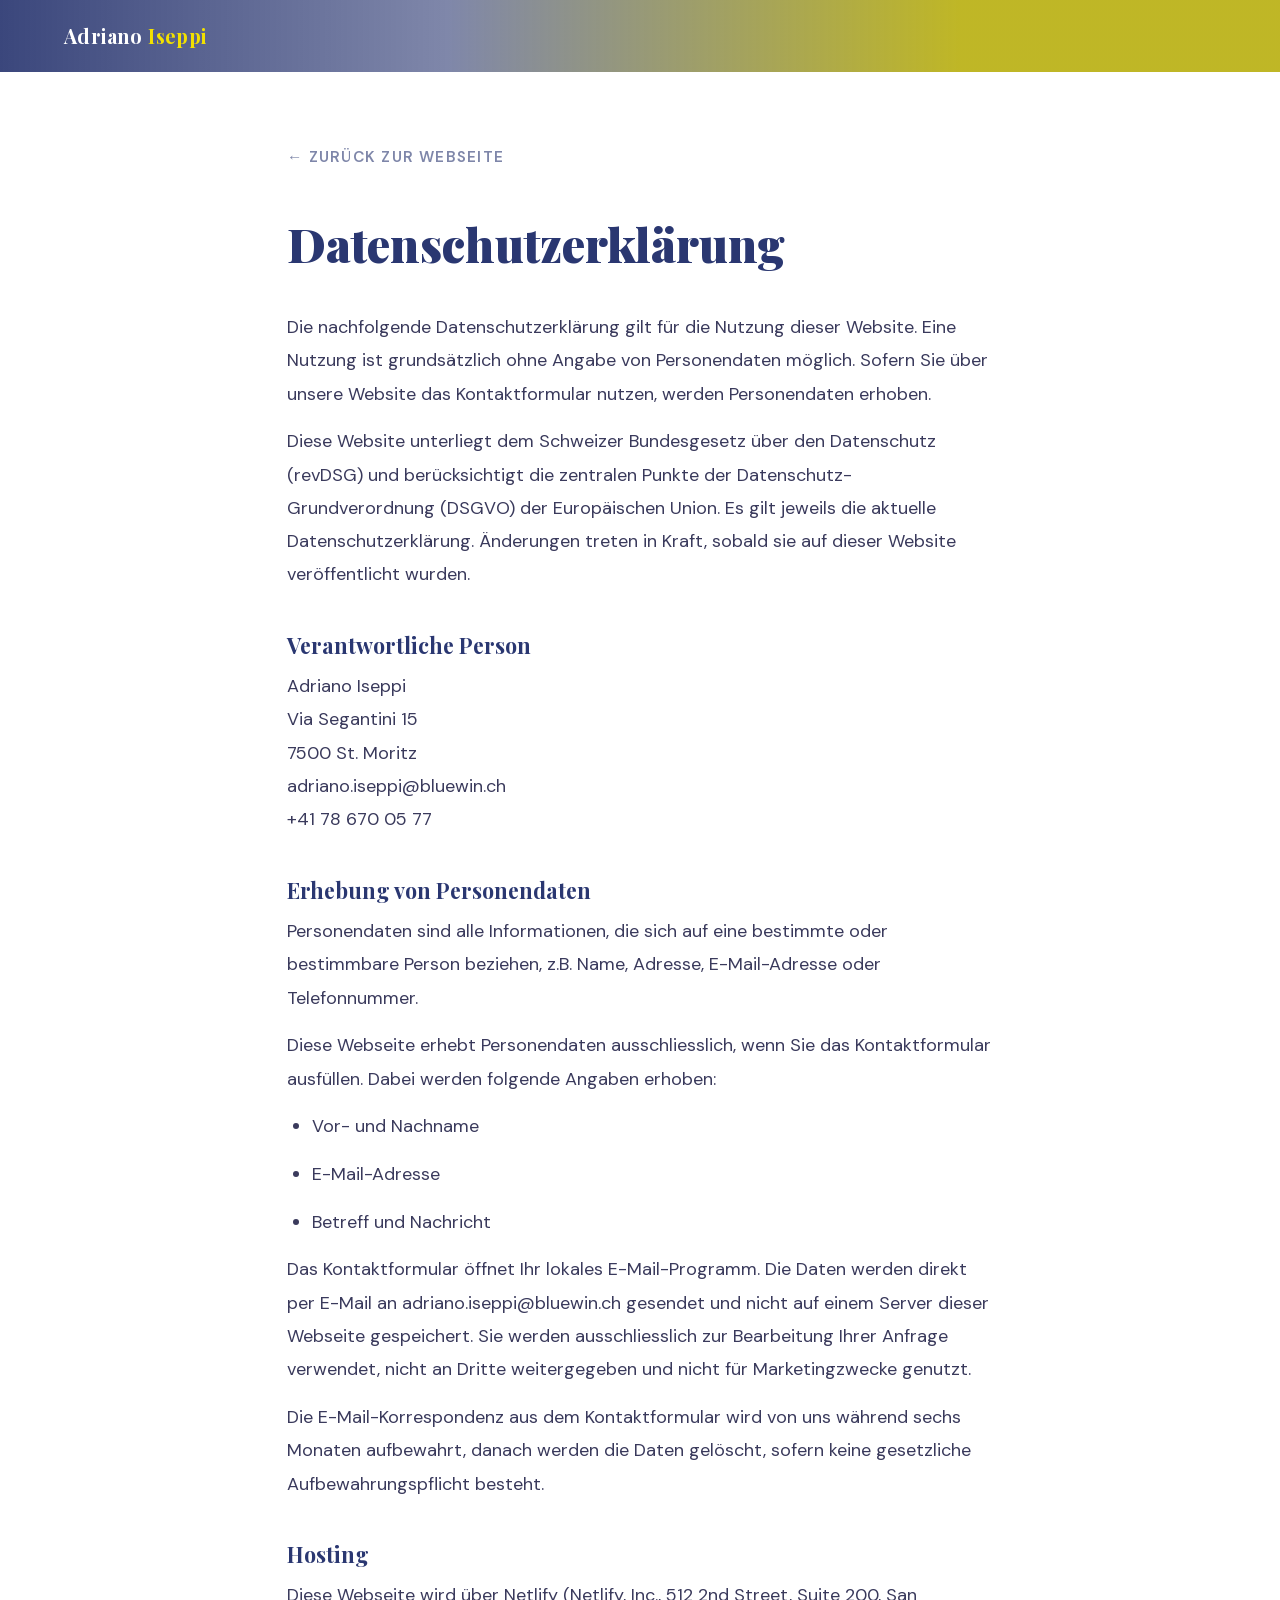
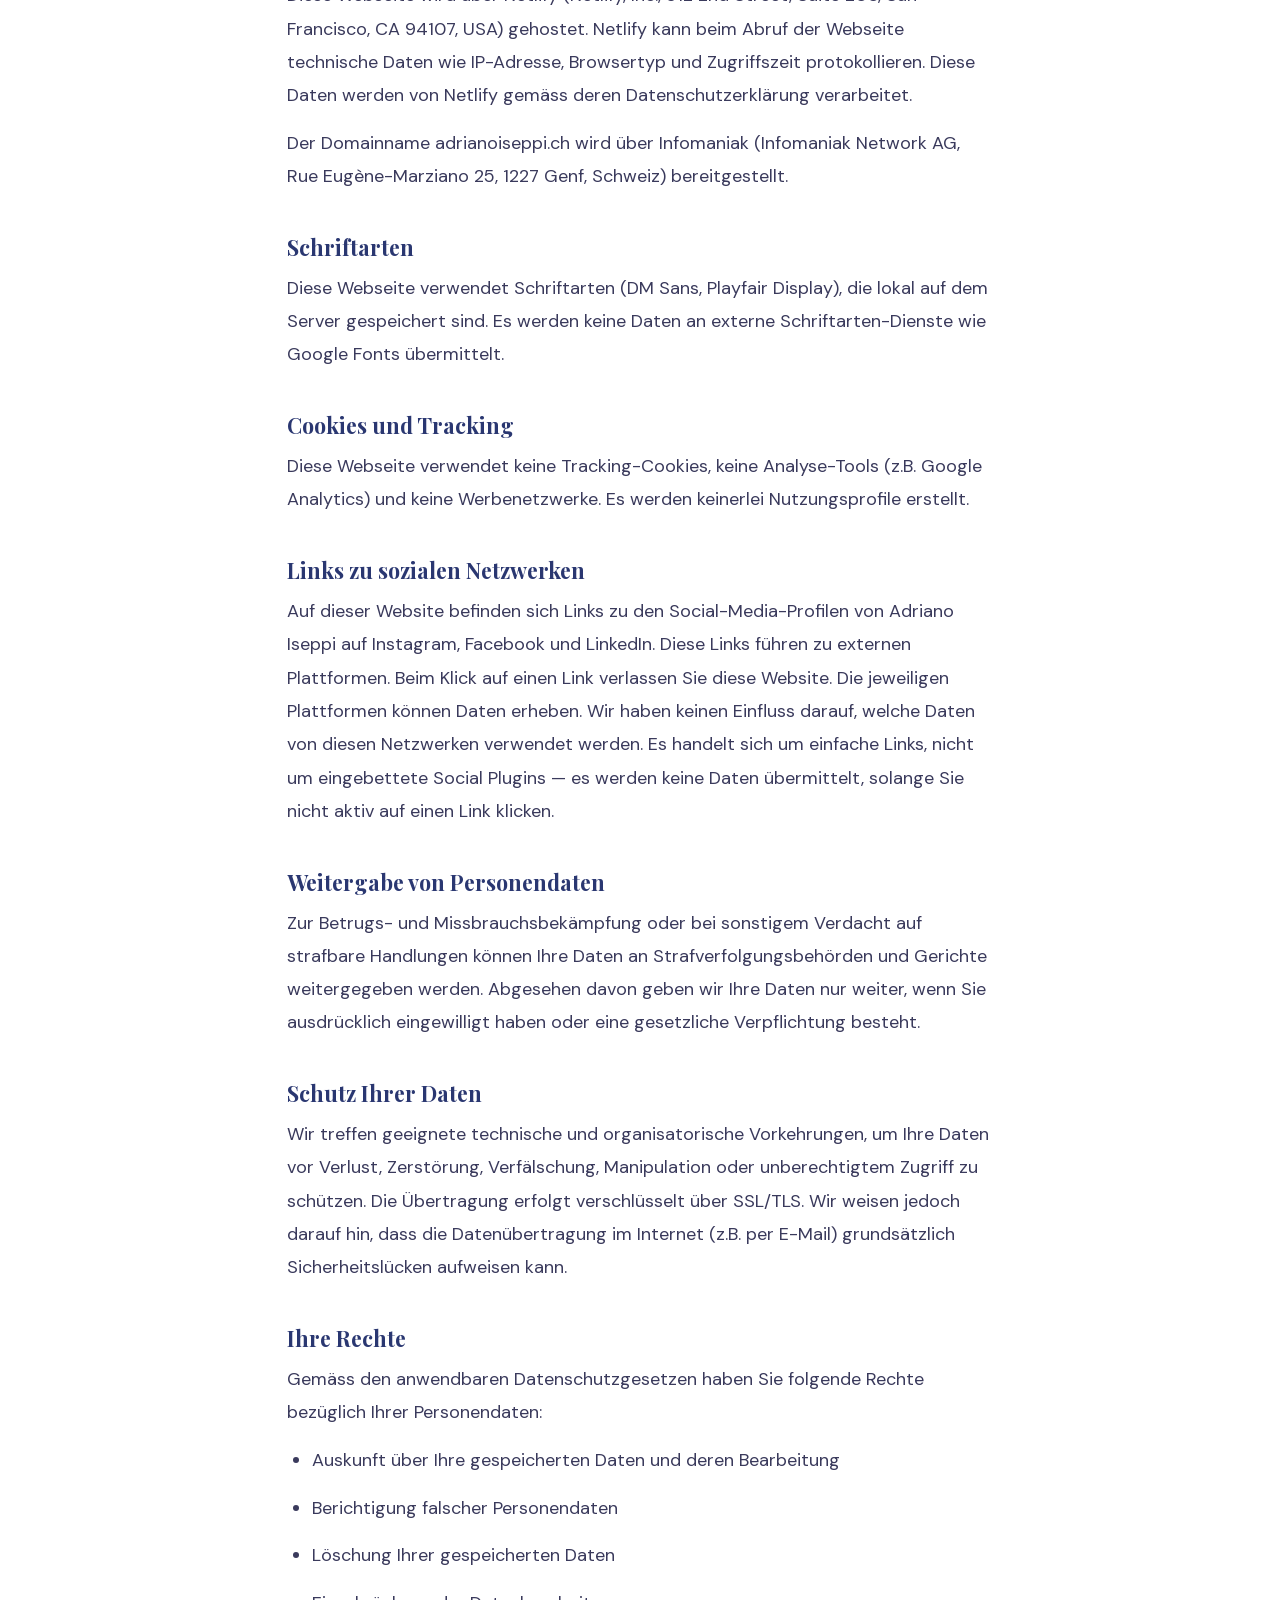
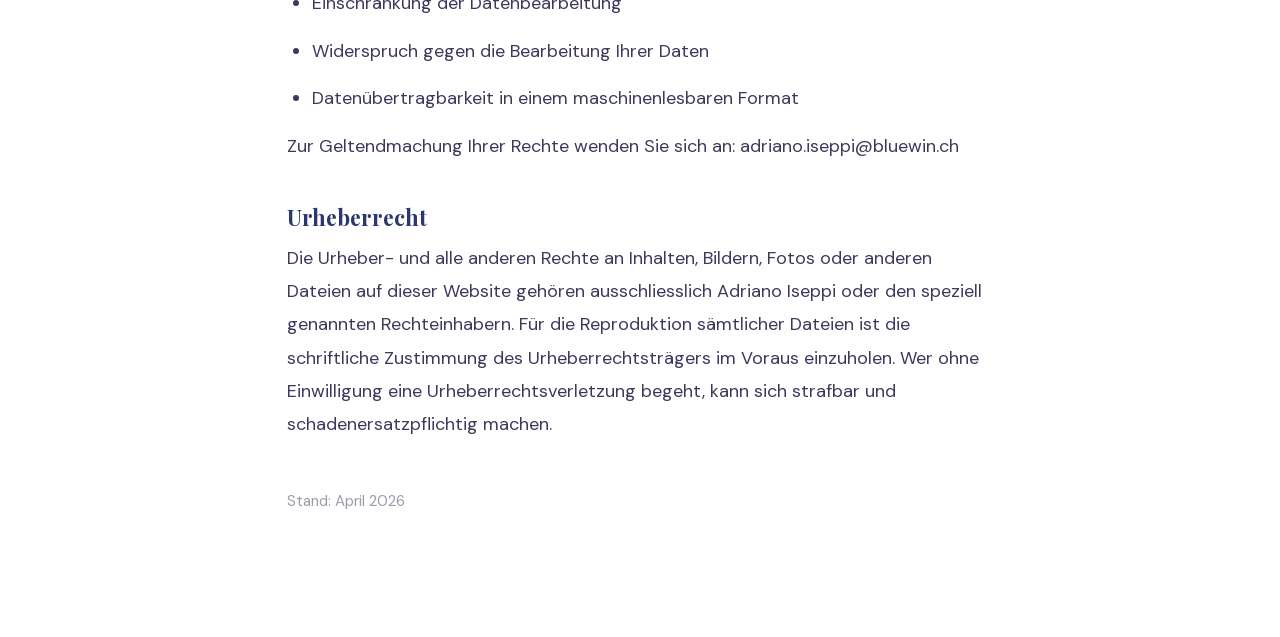
<file: datenschutz.html>
<!DOCTYPE html>
<html lang="de">
<head>
  <meta charset="UTF-8" />
  <meta name="viewport" content="width=device-width, initial-scale=1.0" />
  <title>Datenschutzerklärung – Adriano Iseppi</title>
  <link rel="stylesheet" href="style.css">
  <link rel="icon" href="favicon.ico" sizes="any">
  <link rel="icon" href="favicon-32.png" type="image/png" sizes="32x32">
  <link rel="icon" href="favicon-192.png" type="image/png" sizes="192x192">
  <link rel="apple-touch-icon" href="apple-touch-icon.png">
  <link rel="icon" href="favicon.svg" type="image/svg+xml">
  <style>
    .ds-wrap { max-width: 760px; margin: 0 auto; padding: calc(var(--nav-h) + 4rem) 1.5rem 6rem; }
    .ds-wrap h1 { font-family: var(--font-display); font-size: clamp(1.8rem, 4vw, 2.6rem); font-weight: 900; color: var(--stm-blue); margin-bottom: 2rem; }
    .ds-wrap h2 { font-family: var(--font-display); font-size: 1.2rem; font-weight: 700; color: var(--stm-blue); margin: 2.2rem 0 .6rem; }
    .ds-wrap p, .ds-wrap li { font-size: 1rem; line-height: 1.85; color: #3a3a5c; margin-bottom: .8rem; }
    .ds-wrap ul { padding-left: 1.4rem; margin-bottom: .8rem; }
    .ds-back { display: inline-flex; align-items: center; gap: .5rem; margin-bottom: 2.5rem; font-size: .85rem; font-weight: 600; color: var(--stm-blue); text-transform: uppercase; letter-spacing: .08em; opacity: .6; }
    .ds-back:hover { opacity: 1; }
  </style>
</head>
<body>

<nav id="mainNav">
  <div class="container nav-inner">
    <a href="index.html" class="nav-logo">Adriano <span>Iseppi</span></a>
  </div>
</nav>

<div class="ds-wrap">
  <a href="index.html" class="ds-back">← Zurück zur Webseite</a>

  <h1>Datenschutzerklärung</h1>

  <p>Die nachfolgende Datenschutzerklärung gilt für die Nutzung dieser Website. Eine Nutzung ist grundsätzlich ohne Angabe von Personendaten möglich. Sofern Sie über unsere Website das Kontaktformular nutzen, werden Personendaten erhoben.</p>

  <p>Diese Website unterliegt dem Schweizer Bundesgesetz über den Datenschutz (revDSG) und berücksichtigt die zentralen Punkte der Datenschutz-Grundverordnung (DSGVO) der Europäischen Union. Es gilt jeweils die aktuelle Datenschutzerklärung. Änderungen treten in Kraft, sobald sie auf dieser Website veröffentlicht wurden.</p>

  <h2>Verantwortliche Person</h2>
  <p>
    Adriano Iseppi<br>
    Via Segantini 15<br>
    7500 St. Moritz<br>
    <a href="mailto:adriano.iseppi@bluewin.ch">adriano.iseppi@bluewin.ch</a><br>
    +41 78 670 05 77
  </p>

  <h2>Erhebung von Personendaten</h2>
  <p>Personendaten sind alle Informationen, die sich auf eine bestimmte oder bestimmbare Person beziehen, z.B. Name, Adresse, E-Mail-Adresse oder Telefonnummer.</p>
  <p>Diese Webseite erhebt Personendaten ausschliesslich, wenn Sie das Kontaktformular ausfüllen. Dabei werden folgende Angaben erhoben:</p>
  <ul>
    <li>Vor- und Nachname</li>
    <li>E-Mail-Adresse</li>
    <li>Betreff und Nachricht</li>
  </ul>
  <p>Das Kontaktformular öffnet Ihr lokales E-Mail-Programm. Die Daten werden direkt per E-Mail an <a href="mailto:adriano.iseppi@bluewin.ch">adriano.iseppi@bluewin.ch</a> gesendet und nicht auf einem Server dieser Webseite gespeichert. Sie werden ausschliesslich zur Bearbeitung Ihrer Anfrage verwendet, nicht an Dritte weitergegeben und nicht für Marketingzwecke genutzt.</p>
  <p>Die E-Mail-Korrespondenz aus dem Kontaktformular wird von uns während sechs Monaten aufbewahrt, danach werden die Daten gelöscht, sofern keine gesetzliche Aufbewahrungspflicht besteht.</p>

  <h2>Hosting</h2>
  <p>Diese Webseite wird über Netlify (Netlify, Inc., 512 2nd Street, Suite 200, San Francisco, CA 94107, USA) gehostet. Netlify kann beim Abruf der Webseite technische Daten wie IP-Adresse, Browsertyp und Zugriffszeit protokollieren. Diese Daten werden von Netlify gemäss deren <a href="https://www.netlify.com/privacy/" target="_blank">Datenschutzerklärung</a> verarbeitet.</p>
  <p>Der Domainname adrianoiseppi.ch wird über Infomaniak (Infomaniak Network AG, Rue Eugène-Marziano 25, 1227 Genf, Schweiz) bereitgestellt.</p>

  <h2>Schriftarten</h2>
  <p>Diese Webseite verwendet Schriftarten (DM Sans, Playfair Display), die lokal auf dem Server gespeichert sind. Es werden keine Daten an externe Schriftarten-Dienste wie Google Fonts übermittelt.</p>

  <h2>Cookies und Tracking</h2>
  <p>Diese Webseite verwendet keine Tracking-Cookies, keine Analyse-Tools (z.B. Google Analytics) und keine Werbenetzwerke. Es werden keinerlei Nutzungsprofile erstellt.</p>

  <h2>Links zu sozialen Netzwerken</h2>
  <p>Auf dieser Website befinden sich Links zu den Social-Media-Profilen von Adriano Iseppi auf Instagram, Facebook und LinkedIn. Diese Links führen zu externen Plattformen. Beim Klick auf einen Link verlassen Sie diese Website. Die jeweiligen Plattformen können Daten erheben. Wir haben keinen Einfluss darauf, welche Daten von diesen Netzwerken verwendet werden. Es handelt sich um einfache Links, nicht um eingebettete Social Plugins — es werden keine Daten übermittelt, solange Sie nicht aktiv auf einen Link klicken.</p>

  <h2>Weitergabe von Personendaten</h2>
  <p>Zur Betrugs- und Missbrauchsbekämpfung oder bei sonstigem Verdacht auf strafbare Handlungen können Ihre Daten an Strafverfolgungsbehörden und Gerichte weitergegeben werden. Abgesehen davon geben wir Ihre Daten nur weiter, wenn Sie ausdrücklich eingewilligt haben oder eine gesetzliche Verpflichtung besteht.</p>

  <h2>Schutz Ihrer Daten</h2>
  <p>Wir treffen geeignete technische und organisatorische Vorkehrungen, um Ihre Daten vor Verlust, Zerstörung, Verfälschung, Manipulation oder unberechtigtem Zugriff zu schützen. Die Übertragung erfolgt verschlüsselt über SSL/TLS. Wir weisen jedoch darauf hin, dass die Datenübertragung im Internet (z.B. per E-Mail) grundsätzlich Sicherheitslücken aufweisen kann.</p>

  <h2>Ihre Rechte</h2>
  <p>Gemäss den anwendbaren Datenschutzgesetzen haben Sie folgende Rechte bezüglich Ihrer Personendaten:</p>
  <ul>
    <li>Auskunft über Ihre gespeicherten Daten und deren Bearbeitung</li>
    <li>Berichtigung falscher Personendaten</li>
    <li>Löschung Ihrer gespeicherten Daten</li>
    <li>Einschränkung der Datenbearbeitung</li>
    <li>Widerspruch gegen die Bearbeitung Ihrer Daten</li>
    <li>Datenübertragbarkeit in einem maschinenlesbaren Format</li>
  </ul>
  <p>Zur Geltendmachung Ihrer Rechte wenden Sie sich an: <a href="mailto:adriano.iseppi@bluewin.ch">adriano.iseppi@bluewin.ch</a></p>

  <h2>Urheberrecht</h2>
  <p>Die Urheber- und alle anderen Rechte an Inhalten, Bildern, Fotos oder anderen Dateien auf dieser Website gehören ausschliesslich Adriano Iseppi oder den speziell genannten Rechteinhabern. Für die Reproduktion sämtlicher Dateien ist die schriftliche Zustimmung des Urheberrechtsträgers im Voraus einzuholen. Wer ohne Einwilligung eine Urheberrechtsverletzung begeht, kann sich strafbar und schadenersatzpflichtig machen.</p>

  <p style="margin-top:2.5rem; font-size:.85rem; opacity:.5;">Stand: April 2026</p>
</div>

</body>
</html>
</file>
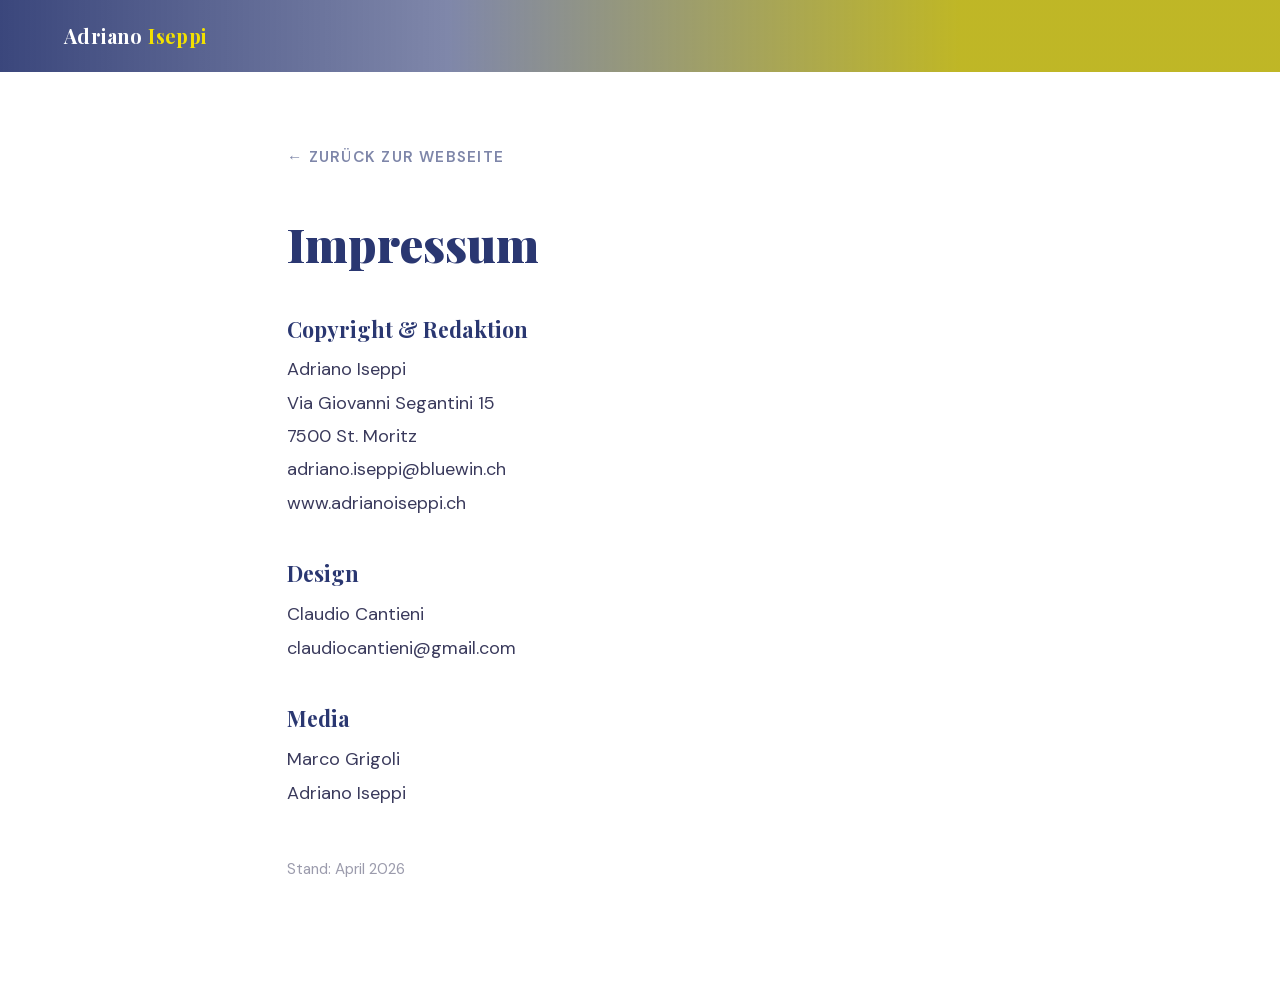
<file: impressum.html>
<!DOCTYPE html>
<html lang="de">
<head>
  <meta charset="UTF-8" />
  <meta name="viewport" content="width=device-width, initial-scale=1.0" />
  <title>Impressum – Adriano Iseppi</title>
  <link rel="stylesheet" href="style.css">
  <link rel="icon" href="favicon.ico" sizes="any">
  <link rel="icon" href="favicon-32.png" type="image/png" sizes="32x32">
  <link rel="icon" href="favicon-192.png" type="image/png" sizes="192x192">
  <link rel="apple-touch-icon" href="apple-touch-icon.png">
  <link rel="icon" href="favicon.svg" type="image/svg+xml">
  <style>
    .ds-wrap { max-width: 760px; margin: 0 auto; padding: calc(var(--nav-h) + 4rem) 1.5rem 6rem; }
    .ds-wrap h1 { font-family: var(--font-display); font-size: clamp(1.8rem, 4vw, 2.6rem); font-weight: 900; color: var(--stm-blue); margin-bottom: 2rem; }
    .ds-wrap h2 { font-family: var(--font-display); font-size: 1.2rem; font-weight: 700; color: var(--stm-blue); margin: 2.2rem 0 .6rem; }
    .ds-wrap p, .ds-wrap li { font-size: 1rem; line-height: 1.85; color: #3a3a5c; margin-bottom: .8rem; }
    .ds-back { display: inline-flex; align-items: center; gap: .5rem; margin-bottom: 2.5rem; font-size: .85rem; font-weight: 600; color: var(--stm-blue); text-transform: uppercase; letter-spacing: .08em; opacity: .6; }
    .ds-back:hover { opacity: 1; }
  </style>
</head>
<body>

<nav id="mainNav">
  <div class="container nav-inner">
    <a href="index.html" class="nav-logo">Adriano <span>Iseppi</span></a>
  </div>
</nav>

<div class="ds-wrap">
  <a href="index.html" class="ds-back">← Zurück zur Webseite</a>

  <h1>Impressum</h1>

  <h2>Copyright &amp; Redaktion</h2>
  <p>
    Adriano Iseppi<br>
    Via Giovanni Segantini 15<br>
    7500 St. Moritz<br>
    <a href="mailto:adriano.iseppi@bluewin.ch">adriano.iseppi@bluewin.ch</a><br>
    <a href="https://www.adrianoiseppi.ch">www.adrianoiseppi.ch</a>
  </p>

  <h2>Design</h2>
  <p>
    Claudio Cantieni<br>
    claudiocantieni@gmail.com
    
  </p>

  <h2>Media</h2>
  <p>
    Marco Grigoli<br>
    Adriano Iseppi
  </p>

  <p style="margin-top:2.5rem; font-size:.85rem; opacity:.5;">Stand: April 2026</p>
</div>

</body>
</html>
</file>
<file: style.css>
/* ══════════════════════════════════════════════════
   Adriano Iseppi – Gemeindepräsident St. Moritz
   style.css  v4
   ══════════════════════════════════════════════════ */

@font-face { font-family:'DM Sans'; font-style:normal; font-weight:300 600; font-display:swap; src:url('fonts/dmsans.woff2') format('woff2'); }
@font-face { font-family:'Playfair Display'; font-style:normal; font-weight:700 900; font-display:swap; src:url('fonts/playfair-normal.woff2') format('woff2'); }
@font-face { font-family:'Playfair Display'; font-style:italic; font-weight:700; font-display:swap; src:url('fonts/playfair-italic.woff2') format('woff2'); }

:root {
  --stm-yellow:     #F2E100;
  --stm-yellow-dark:#C4A800;
  --stm-blue:       #2A3771;
  --stm-white:      #ffffff;
  --stm-light-gray: #f3f6f9;
  --stm-dark:       #0c1e3e;
  --font-display:   'Playfair Display', Georgia, serif;
  --font-body:      'DM Sans', sans-serif;
  --max-w:          1320px;
  --nav-h:          72px;
  --tr:             0.35s cubic-bezier(.25,.8,.25,1);
}

*, *::before, *::after { box-sizing: border-box; margin: 0; padding: 0; }
html { scroll-behavior: smooth; font-size: 18px; }
body { font-family: var(--font-body); background: var(--stm-white); color: var(--stm-blue); overflow-x: hidden; }
p, h1, h2, h3, h4, li, blockquote, .fc-pill, .akk-title, .person-cat-key, .hero-subtitle { hyphens: auto; -webkit-hyphens: auto; overflow-wrap: break-word; hyphenate-limit-chars: 12 5 5; hyphenate-limit-lines: 2; }
.fokus-accordion .akk-title { hyphens: none; -webkit-hyphens: none; }
img, video, iframe { display: block; max-width: 100%; }
a { color: inherit; text-decoration: none; }

.container { width: 90%; max-width: var(--max-w); margin-inline: auto; }
.section-label { font-size:.72rem; font-weight:600; letter-spacing:.22em; text-transform:uppercase; color:var(--stm-yellow); }
.section-title { font-family:var(--font-display); font-size:clamp(1.9rem,4vw,2.9rem); font-weight:900; line-height:1.1; color:var(--stm-blue); margin-top:.45rem; }
.section-title.white { color:var(--stm-white); }

.reveal { opacity:0; transform:translateY(24px); transition:opacity .65s ease,transform .65s ease; }
.reveal.visible { opacity:1; transform:translateY(0); }
.reveal-delay-1 { transition-delay:.12s; }
.reveal-delay-2 { transition-delay:.22s; }
.reveal-delay-3 { transition-delay:.34s; }

/* ════ NAV ═══════════════════════════════════════════ */
nav {
  position:fixed; top:0; left:0; right:0; z-index:200;
  height:var(--nav-h);
  background:linear-gradient(to right, rgba(42,55,113,.92) 0%, rgba(42,55,113,.6) 35%, rgba(180,170,0,.85) 75%);
  backdrop-filter:blur(10px);
  -webkit-backdrop-filter:blur(10px);
  transition:background var(--tr), box-shadow var(--tr);
}
nav.scrolled {
  background:linear-gradient(to right, var(--stm-blue) 0%, #36468a 30%, #c8bc00 70%);
  box-shadow:0 4px 24px rgba(0,0,0,.35);
  backdrop-filter:none;
}
.nav-inner { display:flex; align-items:center; justify-content:space-between; height:100%; position:relative; z-index:2; }
.nav-logo { font-family:var(--font-display); font-size:1.1rem; font-weight:700; color:#fff; letter-spacing:.02em; white-space:nowrap; flex-shrink:0; }
.nav-logo span { color:var(--stm-yellow); }

.nav-links { display:flex; gap:1.6rem; list-style:none; position:relative; z-index:2; flex-shrink:0; }
.nav-links a { color:rgba(255,255,255,.85); font-size:.78rem; font-weight:500; letter-spacing:.07em; text-transform:uppercase; transition:color var(--tr); }
.nav-links a:hover { color:var(--stm-yellow); }

.nav-burger { display:none; flex-direction:column; gap:5px; background:none; border:none; cursor:pointer; padding:4px; position:relative; z-index:2; }
.nav-burger span { display:block; width:26px; height:2px; background:#fff; border-radius:2px; transition:transform var(--tr),opacity var(--tr); }
.nav-burger.active span:nth-child(1) { transform:translateY(7px) rotate(45deg); }
.nav-burger.active span:nth-child(2) { opacity:0; }
.nav-burger.active span:nth-child(3) { transform:translateY(-7px) rotate(-45deg); }

/* ════ HERO ══════════════════════════════════════════ */
#hero { min-height:100svh; background:var(--stm-blue); position:relative; display:flex; align-items:center; overflow:hidden; }
#hero::before {
  content:''; position:absolute; inset:0;
  background-image:radial-gradient(circle,rgba(255,255,255,.06) 1px,transparent 1px);
  background-size:30px 30px; z-index:0;
}
.hero-content {
  position:relative; z-index:2;
  display:block;
  padding:calc(var(--nav-h) + 4rem) 0 14rem;
}
.hero-text { color:#fff; max-width:50%; }
.hero-badge {
  display:inline-block; background:rgba(242,225,0,.15);
  border:1px solid var(--stm-yellow); color:var(--stm-yellow);
  font-size:.85rem; font-weight:600; letter-spacing:.18em;
  text-transform:uppercase; padding:.38rem 1rem; border-radius:2px; margin-bottom:1.4rem;
}
.mobile-br { display:none; }
.hero-name { font-family:var(--font-display); font-size:clamp(2.69rem,5.7vw,4.76rem); font-weight:900; line-height:1.0; margin-bottom:.9rem; }
.hero-name-seo { position:absolute; width:1px; height:1px; overflow:hidden; clip:rect(0,0,0,0); white-space:nowrap; }
.hero-name em { font-style:italic; color:var(--stm-yellow); }
.hero-subtitle { font-size:1.23rem; font-weight:300; line-height:1.78; color:rgba(255,255,255,.72); max-width:400px; margin-bottom:2.2rem; }
.hero-cta-mobile-wrap { display:none; }
.hero-cta {
  display:inline-flex; align-items:center; gap:.7rem;
  background:var(--stm-yellow); color:var(--stm-blue);
  font-weight:700; font-size:1.34rem; letter-spacing:.05em;
  text-transform:uppercase; padding:1.2rem 2.4rem; border-radius:2px;
  transition:transform var(--tr),box-shadow var(--tr);
}
.hero-cta:hover { transform:translateY(-2px); box-shadow:0 8px 28px rgba(242,225,0,.4); }
.hero-cta svg { transition:transform var(--tr); }
.hero-cta:hover svg { transform:translateX(4px); }
.hero-cta-secondary {
  display:inline-block; margin-top:.9rem;
  color:rgba(255,255,255,.55); font-size:.82rem; font-weight:500; letter-spacing:.1em;
  text-transform:uppercase; text-decoration:none;
  transition:color var(--tr);
}
.hero-cta-secondary:hover { color:var(--stm-yellow); }
.cta-secondary {
  display:inline-flex; align-items:center; gap:.6rem;
  background:var(--stm-yellow); color:var(--stm-blue);
  font-weight:700; font-size:1rem; letter-spacing:.05em;
  text-transform:uppercase; padding:.75rem 1.6rem; border-radius:2px;
  transition:transform var(--tr),box-shadow var(--tr);
}
.cta-secondary:hover { transform:translateY(-2px); box-shadow:0 8px 28px rgba(242,225,0,.4); }
.person-cv-link { margin-top:2.5rem; }

/* Portrait — von Bildschirmmitte bis rechter Rand, hinter Silhouette */
.hero-portrait-box {
  position:absolute; top:var(--nav-h); right:0; bottom:0; z-index:0;
  width:50%; overflow:hidden;
}
.hero-portrait-box img { width:100%; height:100%; object-fit:cover; object-position:top center; display:block; min-height:0; }

/* Silhouette strip at bottom of hero */
.hero-skyline-bar { position:absolute; bottom:0; left:0; right:50%; z-index:1; line-height:0; pointer-events:none; }
.hero-skyline-bar img { width:100%; height:auto; filter:brightness(0) invert(1); display:block !important; }
.hero-skyline-bar .skyline-top    { opacity:.38; }
.hero-skyline-bar .skyline-bottom { opacity:.22; }

/* ════ MOTIVATION ════════════════════════════════════ */
#motivation { padding:6.5rem 0; background:var(--stm-white); }
.motivation-main {
  display:grid; grid-template-columns:375px 1fr;
  gap:3.5rem; align-items:start; margin-top:2.5rem;
}
.motivation-portrait {
  position:relative; border-radius:4px; overflow:hidden;
  background:var(--stm-light-gray);
   flex-shrink:0;
}
.motivation-portrait::after {
  content:''; position:absolute; bottom:-10px; right:-10px;
  width:44%; height:5px; background:var(--stm-yellow);
}
.motivation-portrait img { width:100%; height:auto; display:block; }
.motivation-portrait .ph-placeholder {
  position:absolute; inset:0; display:flex; flex-direction:column;
  align-items:center; justify-content:center; gap:.6rem;
  color:#8a9ab5; font-size:.82rem; text-align:center;
}
.motivation-right { display:flex; flex-direction:column; gap:2rem; }
.motivation-text p { font-size:1rem; line-height:1.88; color:#3a3a5c; margin-bottom:1.1rem; }
.motivation-quote { background:var(--stm-blue); color:#fff; padding:2.2rem 2.5rem; border-radius:4px; position:relative; overflow:hidden; }
.motivation-quote::before {
  content:'\201C'; font-family:var(--font-display); font-size:11rem;
  line-height:.65; color:rgba(242,225,0,.1); position:absolute;
  top:-.7rem; left:.8rem; pointer-events:none;
}
.motivation-quote blockquote { font-family:var(--font-display); font-size:1.25rem; font-style:italic; line-height:1.55; position:relative; z-index:1; }
.motivation-quote cite { display:block; margin-top:1rem; font-size:.76rem; font-style:normal; letter-spacing:.12em; text-transform:uppercase; color:var(--stm-yellow); }

/* ════ PHOTO BANNER ══════════════════════════════════ */
.inline-photo-banner { position:relative; width:100%; height:clamp(220px,44vw,780px); background:var(--stm-blue); overflow:hidden; }
.banner-img { position:absolute; inset:0; width:100%; height:100%; object-fit:cover; object-position:left center; }
.photo-banner-placeholder {
  position:absolute; inset:0; display:flex; flex-direction:column;
  align-items:center; justify-content:center; gap:.75rem;
  color:rgba(255,255,255,.3); font-size:.85rem; text-align:center;
  border:2px dashed rgba(255,255,255,.12);
}
.photo-banner-placeholder .ph-icon { font-size:2.5rem; }
.photo-banner-overlay { position:absolute; bottom:0; left:0; right:0; background:linear-gradient(transparent,rgba(12,30,62,.65)); padding:3rem 0 1rem; }
.photo-banner-caption { color:rgba(255,255,255,.6); font-size:.73rem; font-weight:500; letter-spacing:.14em; text-transform:uppercase; }

/* ════ ZUR PERSON ════════════════════════════════════ */
#person { padding:6.5rem 0; background:var(--stm-blue); position:relative; overflow:hidden; }
#person::after { content:''; position:absolute; bottom:0; left:0; right:0; height:40%; background:linear-gradient(to top,rgba(255,255,255,.08),transparent); pointer-events:none; }
.person-categories { display:grid; grid-template-columns:1fr 1fr; gap:2.8rem 4rem; margin-top:2.8rem; }
.person-cat { border-top:2px solid var(--stm-yellow); padding-top:1.2rem; }
.person-cat--full { grid-column:1 / -1; }
.person-cat-label { display:block; font-size:.68rem; font-weight:700; letter-spacing:.2em; text-transform:uppercase; color:var(--stm-yellow); opacity:.45; margin-bottom:.5rem; }
.person-cat-key { font-family:var(--font-display); font-size:1.15rem; font-weight:700; color:#fff; margin-bottom:.65rem; }
.person-cat p { font-size:1rem; line-height:1.85; color:rgba(255,255,255,.72); }

/* ════ ZITAT BANNER ══════════════════════════════════ */
.quote-banner { background:var(--stm-yellow); padding:5rem 0; position:relative; overflow:hidden; }
.quote-banner::before { content:''; position:absolute; top:0; right:0; width:40%; height:100%; background:rgba(42,55,113,.07); clip-path:polygon(30% 0%,100% 0%,100% 100%,0% 100%); }
.quote-banner-inner { position:relative; max-width:780px; }
.quote-mark { width:38px; height:auto; color:var(--stm-blue); opacity:.2; margin-bottom:1.25rem; }
.quote-banner-text { font-family:var(--font-display); font-size:clamp(1.45rem,3vw,2.1rem); font-weight:700; font-style:italic; line-height:1.35; color:var(--stm-blue); }
.quote-banner-cite { display:block; margin-top:1.5rem; font-size:.78rem; font-style:normal; font-weight:600; letter-spacing:.14em; text-transform:uppercase; color:var(--stm-blue); opacity:.55; }

/* ════ FOKUS ═════════════════════════════════════════ */
#fokus { padding:6.5rem 0; background:var(--stm-light-gray); }
#fokus .section-label { color:var(--stm-yellow-dark); }
.fokus-heading-row { display:flex; align-items:baseline; justify-content:space-between; gap:1rem; flex-wrap:wrap; }
.fokus-toggle-all { flex-shrink:0; background:none; border:1.5px solid rgba(42,55,113,.15); border-radius:4px; padding:.35rem .9rem; font-family:var(--font-body); font-size:.78rem; font-weight:600; letter-spacing:.04em; color:rgba(42,55,113,.45); cursor:pointer; transition:border-color .2s, background .2s, color .2s; }
.fokus-toggle-all:hover { border-color:var(--stm-blue); background:rgba(42,55,113,.06); }
@media (max-width:767px) { .fokus-heading-row { position:relative; flex-direction:column; align-items:flex-start; gap:0; } .fokus-toggle-all { position:absolute; right:0; bottom:0; font-size:.65rem; padding:.35rem .27rem; } .fokus-accordion { margin-top:.8rem; } }

/* Accordion */
.fokus-accordion { margin-top:2.5rem; display:flex; flex-direction:column; gap:.6rem; }
.akk-item { border:1px solid rgba(0,0,0,.1); border-radius:4px; overflow:hidden; }
.akk-header { width:100%; display:flex; align-items:center; gap:1.1rem; background:rgba(0,0,0,.03); border:none; cursor:pointer; padding:1.2rem 1.6rem; color:var(--stm-blue); text-align:left; transition:background var(--tr); }
.akk-header:hover { background:rgba(42,55,113,.06); }
.akk-item.open .akk-header { background:rgba(42,55,113,.08); border-bottom:1px solid rgba(0,0,0,.08); }
.akk-num { font-family:var(--font-display); font-size:1.5rem; font-weight:900; color:var(--stm-yellow-dark); opacity:1; min-width:36px; line-height:1; }
.akk-title { font-family:var(--font-display); font-size:1.15rem; font-weight:700; flex:1; }
.akk-icon { width:20px; height:20px; color:var(--stm-yellow-dark); opacity:1; flex-shrink:0; transition:transform var(--tr); }
.akk-item.open .akk-icon { transform:rotate(180deg); }
.akk-body { display:none; padding:1.5rem 1.6rem 1.5rem calc(36px + 1.1rem + 1.6rem); }
.akk-item.open .akk-body { display:block; }
.akk-body p { font-size:1rem; line-height:1.85; color:#4a5a7a; margin-bottom:.9rem; }
.akk-body p:last-child { margin-bottom:0; }
.akk-body strong { color:var(--stm-blue); font-weight:600; }
.akk-body mark { background:none; color:var(--stm-blue); font-weight:600; }
.akk-list { list-style:none; margin:0; padding:0; }
.akk-list li { font-size:1rem; line-height:1.75; color:#4a5a7a; padding:.45rem 0 .45rem 1.4rem; border-bottom:1px solid rgba(0,0,0,.07); position:relative; }
.akk-list li:last-child { border-bottom:none; }
.akk-list li::before { content:"—"; position:absolute; left:0; color:var(--stm-blue); opacity:.5; }
.akk-item--konkret { border-top:1px solid rgba(42,55,113,.2); margin-top:.5rem; }
.akk-item--konkret .akk-header { opacity:1; }
.akk-item--konkret .akk-num { opacity:1; color:var(--stm-blue); }
.akk-item--konkret .akk-title { color:var(--stm-blue); letter-spacing:.04em; }
.akk-body--tags { padding:1.2rem 1.6rem 1.6rem 1.6rem; }
.akk-tags { display:flex; flex-wrap:wrap; gap:.55rem; }
.akk-tag { display:inline-block; padding:.35rem .85rem; border:1.5px solid var(--stm-blue); border-radius:999px; font-size:.82rem; font-weight:600; color:var(--stm-blue); letter-spacing:.03em; background:rgba(42,55,113,.06); transition:background .2s, color .2s; cursor:default; }
.akk-tag:hover { background:var(--stm-blue); color:#fff; }

/* ── Konkret Slide Carousel ──────────────────────────── */
.konkret-block { margin-top:0; border-top:1px solid rgba(0,0,0,.08); padding:1.6rem 1.6rem 1.8rem calc(36px + 1.1rem + 1.6rem); }
.konkret-label { font-family:var(--font-display); font-size:.72rem; font-weight:700; letter-spacing:.18em; text-transform:uppercase; color:var(--stm-yellow-dark); opacity:1; margin-bottom:1rem; }
.fc-stage { overflow:hidden; }
.fc-track { display:flex; transition:transform .52s cubic-bezier(.4,0,.2,1); }
.fc-slide { flex:0 0 100%; display:flex; align-items:center; min-height:2.8rem; }
.fc-pill { display:inline-block; padding:.4rem 1.1rem; border:1.5px solid var(--stm-blue); border-radius:999px; font-size:1.02rem; font-weight:600; color:var(--stm-blue); background:rgba(42,55,113,.06); letter-spacing:.02em; }
.fc-controls { display:flex; align-items:center; gap:.5rem; margin-top:.75rem; }
.fc-arrow { flex-shrink:0; width:24px; height:24px; border-radius:50%; border:1.5px solid rgba(196,168,0,.5); background:transparent; color:var(--stm-yellow-dark); display:flex; align-items:center; justify-content:center; cursor:pointer; transition:border-color .2s, background .2s; padding:0; }
.fc-arrow:hover { border-color:var(--stm-yellow-dark); background:rgba(196,168,0,.1); }
.sld-dots { display:flex; gap:.4rem; align-items:center; }
.sld-dot { width:5px; height:5px; border-radius:50%; background:rgba(42,55,113,.2); border:none; cursor:pointer; padding:0; transition:background .25s, transform .25s; }
.sld-dot.active { background:var(--stm-blue); transform:scale(1.35); }
@media (max-width:767px) { .konkret-block { padding:1.4rem 1.2rem 1.6rem 1.2rem; } }

.akk-closing { margin-top:1.2rem; padding:1.4rem 1.6rem 1.4rem calc(36px + 1.1rem + 1.6rem); background:rgba(42,55,113,.07); border:1px solid rgba(42,55,113,.2); border-radius:4px; font-family:var(--font-display); font-size:1.15rem; font-weight:600; color:var(--stm-blue); line-height:1.6; }
.akk-closing em { color:var(--stm-blue); font-style:normal; }

/* ════ VIDEO SEKTION ═════════════════════════════════ */
.video-section { padding:3.5rem 0 0; background:var(--stm-yellow); }
.video-section .section-title { color:var(--stm-blue); }
.video-section .section-label { color:var(--stm-blue); opacity:.6; }

/* Stage hält beide Panels nebeneinander, overflow versteckt das rechte */
.video-stage { margin-top:2rem; width:100%; overflow:hidden; position:relative; }
.video-panel { width:100%; background:#fff; display:flex; justify-content:center; position:relative; transition:transform .55s cubic-bezier(.4,0,.2,1); }
.video-panel--fun { position:absolute; top:0; left:100%; width:100%; height:100%; }

/* Aktiver Zustand: beide verschieben sich nach links */
.video-stage.show-fun .video-panel:not(.video-panel--fun) { transform:translateX(-100%); }
.video-stage.show-fun .video-panel--fun { transform:translateX(-100%); }

/* Quadratischer Container – schneidet 16:9-Letterbox links/rechts weg */
.video-wrap--bunny {
  position:relative; overflow:hidden; background:#fff; margin:0 auto;
  height:min(56.25vw, 780px); width:min(56.25vw, 780px);
}
.video-wrap--bunny > video {
  position:absolute; top:0; left:50%; transform:translateX(-50%);
  height:100%; width:auto; display:block;
}
.video-wrap--bunny > iframe {
  position:absolute; top:0; left:50%; transform:translateX(-50%);
  height:100%; width:calc(100% * 16 / 9); border:none;
}
.video-shield { position:absolute; inset:0; z-index:2; background:transparent; cursor:pointer; }

/* Fun video: 16:9 normal */
.video-panel--fun { display:flex; align-items:center; flex-direction:column; justify-content:center; }
.video-wrap--fun { width:100%; display:block; }
.video-wrap--fun video { width:100%; height:56.25vw; max-height:780px; display:block; }

/* Easter-egg & Back Buttons */
.egg-btn {
  position:absolute; bottom:1.2rem; right:1.2rem;
  background:rgba(0,0,0,.55); color:#fff;
  border:1.5px solid rgba(255,255,255,.5); border-radius:999px;
  font-family:var(--font-body); font-size:.92rem; font-weight:600;
  letter-spacing:.06em; padding:.58rem 1.28rem; cursor:pointer;
  backdrop-filter:blur(6px); -webkit-backdrop-filter:blur(6px);
  transition:background var(--tr), transform var(--tr);
}
.egg-btn:hover { background:rgba(0,0,0,.75); transform:translateY(-2px); }
.back-btn {
  position:absolute; bottom:1.2rem; left:1.2rem;
  background:var(--stm-blue); color:#fff;
  border:none; border-radius:2px;
  font-family:var(--font-body); font-size:.92rem; font-weight:700;
  letter-spacing:.07em; text-transform:uppercase; padding:.7rem 1.4rem; cursor:pointer;
  transition:background var(--tr), transform var(--tr);
}
.back-btn:hover { background:#36468a; transform:translateY(-2px); }
.video-play-overlay {
  position:absolute; bottom:2.5rem; left:50%; transform:translateX(-50%);
  width:144px; height:144px; z-index:3;
  display:flex; align-items:center; justify-content:center;
  background:var(--stm-yellow); color:var(--stm-blue);
  border:none; border-radius:4px; cursor:pointer;
  transition:transform var(--tr), box-shadow var(--tr);
}
.video-play-overlay:hover { transform:translateX(-50%) translateY(-3px); box-shadow:0 8px 28px rgba(242,225,0,.5); }
.video-play-overlay svg { width:64px; height:64px; }
.vp-play-btn svg { width:70px; height:70px; opacity:.7; }

/* ════ EINZELFOTO ════════════════════════════════════ */
.single-photo-section { padding:0; background:var(--stm-dark); display:flex; justify-content:center; }
.single-photo-wrap { position:relative; display:block; width:100%; }
.single-photo-wrap img { width:100%; height:auto; max-height:780px; object-fit:contain; display:block; }
.single-photo-overlay { position:absolute; inset:0; background:linear-gradient(to top,rgba(12,30,62,.35) 0%,transparent 40%); pointer-events:none; }

/* ════ NEWS / INTERVISTAS ════════════════════════════ */
.news-section { padding:2.25rem 0; background:var(--stm-white); position:relative; }
.news-section::before { content:''; position:absolute; top:0; left:0; right:0; height:16px; background:var(--stm-yellow); }
.news-section .section-label { color:var(--stm-yellow); }
.news-section .section-title { color:var(--stm-blue); }
.news-links { margin-top:2.2rem; border-top:1px solid rgba(42,55,113,.12); }
.news-link {
  display:flex; align-items:center; gap:1.2rem;
  padding:1.4rem 0;
  border-bottom:1px solid rgba(42,55,113,.12);
  color:var(--stm-blue); text-decoration:none;
  transition:color .2s, padding-left .25s;
}
.news-link:hover { color:var(--stm-dark); padding-left:.5rem; }
.news-meta {
  flex-shrink:0;
  font-size:.65rem; font-weight:700; letter-spacing:.2em; text-transform:uppercase;
  color:var(--stm-blue);
  background:var(--stm-yellow);
  border:none;
  border-radius:2px;
  padding:.25rem .6rem;
  min-width:3.2rem; text-align:center;
}
.news-link .news-title {
  flex:1;
  font-family:var(--font-display); font-size:clamp(1rem,2.2vw,1.25rem); font-weight:700; line-height:1.25;
}
.news-arrow {
  flex-shrink:0;
  font-size:1.3rem; opacity:.4;
  transition:opacity .2s, transform .25s;
}
.news-duration {
  flex-shrink:0;
  font-size:.72rem; font-weight:600; letter-spacing:.08em;
  color:var(--stm-blue); opacity:.35;
}
.news-duration::before { content:'['; }
.news-duration::after  { content:']'; }
.news-link:hover .news-duration { opacity:.6; }
.news-link:hover .news-arrow { opacity:.8; transform:translateX(4px); }

/* ════ KONTAKT ═══════════════════════════════════════ */
#kontakt { padding:6rem 0 calc(3rem + env(safe-area-inset-bottom)); background:var(--stm-dark); position:relative; }
#kontakt::before { content:''; position:absolute; top:0; left:0; right:0; height:4px; background:var(--stm-yellow); }
.kontakt-inner { display:grid; grid-template-columns:1fr 1fr; gap:4rem; align-items:start; margin-top:3rem; }
.kontakt-info h3 { font-family:var(--font-display); font-size:1.35rem; color:#fff; margin-bottom:.9rem; }
.kontakt-info p { color:rgba(255,255,255,.55); line-height:1.85; font-size:.93rem; margin-bottom:.4rem; }
.kontakt-info a { color:var(--stm-yellow); }
.social-row { margin-top:1.4rem !important; color:rgba(255,255,255,.35) !important; font-size:.82rem !important; }
.social-row a { color:var(--stm-yellow); }
.kontakt-form { display:flex; flex-direction:column; gap:1rem; }
.form-row { display:grid; grid-template-columns:1fr 1fr; gap:1rem; }
.kontakt-form input, .kontakt-form textarea { width:100%; background:rgba(255,255,255,.06); border:1px solid rgba(255,255,255,.12); border-radius:2px; padding:.82rem 1rem; color:#fff; font-family:var(--font-body); font-size:.9rem; outline:none; transition:border-color var(--tr); }
.kontakt-form input:focus, .kontakt-form textarea:focus { border-color:var(--stm-yellow); }
.kontakt-form textarea { resize:vertical; min-height:120px; }
.kontakt-form ::placeholder { color:rgba(255,255,255,.26); }
.btn-submit { background:var(--stm-yellow); color:var(--stm-blue); border:none; padding:.88rem 2rem; font-family:var(--font-body); font-weight:700; font-size:.88rem; letter-spacing:.05em; text-transform:uppercase; cursor:pointer; border-radius:2px; align-self:flex-start; transition:transform var(--tr),box-shadow var(--tr); }
.btn-submit:hover { transform:translateY(-2px); box-shadow:0 6px 18px rgba(242,225,0,.38); }
footer { margin-top:5rem; padding-top:2rem; border-top:1px solid rgba(255,255,255,.08); display:flex; flex-wrap:wrap; justify-content:space-between; align-items:center; gap:1rem; color:rgba(255,255,255,.25); font-size:.78rem; }
.footer-logo { font-family:var(--font-display); font-size:.95rem; font-weight:700; color:rgba(255,255,255,.5); }
.footer-logo span { color:var(--stm-yellow); }

/* ════ RESPONSIVE TABLET ≤900px ══════════════════════ */
@media (max-width:900px) {
  .nav-burger { display:flex; }
  .nav-links { display:none; flex-direction:column; gap:0; position:fixed; top:0; right:0; bottom:0; width:min(280px,80vw); background:var(--stm-dark); padding:5rem 2rem 2rem; box-shadow:-8px 0 32px rgba(0,0,0,.4); z-index:5; }
  .nav-links.open { display:flex; }
  .nav-links li { border-bottom:1px solid rgba(255,255,255,.07); }
  .nav-links a { display:block; padding:1rem 0; font-size:.95rem; }
  #hero { display:block; }
  .hero-content { max-width:100%; padding:calc(var(--nav-h) + 3rem) 0 2.5rem; }
  .hero-text { max-width:100%; }
  .hero-portrait-box { position:relative; top:auto; right:auto; bottom:auto; width:100%; height:auto; margin-bottom:0; }
  .hero-portrait-box img { height:auto; object-fit:unset; }
  .hero-cta-mobile-wrap { padding-top:2rem; padding-bottom:2rem; }
  .hero-skyline-bar { position:relative; bottom:auto; left:auto; right:auto; width:100%; margin-top:1.5rem; }
  .motivation-main { grid-template-columns:1fr; }
  .motivation-portrait { max-width:100%; margin-left:1.5rem; margin-right:1.5rem; width:calc(100% - 3rem); }
  .motivation-portrait::after { display:none; }
  .person-categories { grid-template-columns:1fr; gap:2rem; }
  .person-cat--full { grid-column:1; }
  .akk-body { padding:1.2rem 1.2rem 1.2rem 1.2rem; }
  .akk-closing { padding-left:1.2rem; padding-right:1.2rem; }
  .kontakt-inner { grid-template-columns:1fr; gap:2.5rem; }
}

/* ════ RESPONSIVE MOBILE ≤560px ═════════════════════ */
@media (max-width:560px) {
  :root { --nav-h:60px; }
  .form-row { grid-template-columns:1fr; }
  .quote-banner { padding:3.5rem 0; }
  .quote-banner-text { font-size:1.3rem; }
  .hero-content { padding:7rem 0 4rem; }
  .inline-photo-banner { height:55vw; }
  .single-photo-section { padding:0; }
  .single-photo-wrap { max-width:100%; width:100%; }
  .section-title { font-size:1.7rem; }
  .timeline { padding-left:1.4rem; }
}

/* ════ MOBILE PHONE ≤768px ═══════════════════════════ */
@media (max-width:768px) {
  /* Notch oben: Nav solid + Pseudo-Element füllt Safe Area */
  nav {
    padding-top:env(safe-area-inset-top);
    height:calc(var(--nav-h) + env(safe-area-inset-top));
    background:var(--stm-blue);
    backdrop-filter:none;
    -webkit-backdrop-filter:none;
  }
  nav::after {
    content:'';
    position:absolute;
    top:env(safe-area-inset-top);
    left:0; right:0; bottom:0;
    background:linear-gradient(to right, #2A3771 0%, #36468a 30%, #c8bc00 70%);
    z-index:0;
  }
  .nav-inner { z-index:1; }
  nav.scrolled { background:var(--stm-blue); backdrop-filter:none; -webkit-backdrop-filter:none; }
  /* Unten: Home Indicator Bereich dunkel */
  #kontakt { padding-bottom:calc(3rem + env(safe-area-inset-bottom)); }
  html, body { background:var(--stm-dark); }
  .safe-area-bottom { position:fixed; bottom:0; left:0; right:0; height:env(safe-area-inset-bottom); background:var(--stm-dark); z-index:9999; pointer-events:none; }

  /* Hero overflow aufheben – iOS Safari clippt sonst den mobilen CTA */
  #hero { overflow:visible; }
  .hero-cta-mobile-wrap { position:relative; z-index:2; }
  /* Hero-Text kleiner */
  .hero-content { padding-top:calc(var(--nav-h) + env(safe-area-inset-top) + 2rem); padding-bottom:0.3rem; }
  .hero-name { font-size:clamp(2rem,10vw,2.8rem); }
  .hero-subtitle { font-size:1rem; margin-bottom:1.6rem; }
  .hero-badge { font-size:.62rem; }
  .fc-pill { font-size:.85rem; }
  .video-wrap--bunny { width:100vw; height:100vw; max-height:none; }
  .video-wrap--fun video { height:56.25vw; max-height:none; }
  .video-play-overlay { width:72px; height:72px; bottom:1.5rem; }
  .video-play-overlay svg { width:32px; height:32px; }
  /* Buttons unter Video auf gelbem Hintergrund, klein */
  .video-panel { flex-wrap:wrap; background:var(--stm-yellow); }
  .egg-btn, .back-btn {
    position:static;
    font-size:.72rem; padding:.45rem 1rem;
    margin:.8rem 1rem .8rem auto;
  }
  .back-btn { margin-left:1rem; margin-right:auto; padding:.55rem 1.1rem; }

  /* Spassvideo: kein Slide auf Mobile, einfach show/hide damit Höhe passt */
  .video-panel--fun { position:static; transform:none !important; display:none;
    flex-direction:column; height:auto; padding:1.5rem 0; }
  .video-stage.show-fun .video-panel:not(.video-panel--fun) { display:none; transform:none !important; }
  .video-stage.show-fun .video-panel--fun { display:flex; }
  .video-wrap--fun { order:0; }
  .back-btn { order:1; }
  .mobile-br { display:block; }
  .hero-cta { font-size:.9rem; padding:.95rem 1.6rem; gap:.5rem; }
  .hero-text .hero-cta { display:none; }
  .hero-text .hero-cta-secondary { display:none; }
  .hero-cta-mobile-wrap { display:block; padding-top:2rem; padding-bottom:2rem; }

  /* Weniger vertikaler Abstand */
  #person, #motivation, #fokus, #kontakt, .video-section { padding-top:4rem; padding-bottom:4rem; }
  .video-section { padding-top:1rem; padding-bottom:1rem; }
  .quote-banner { padding:2.5rem 0; }

  /* Menü: unter Navbar, volle Breite, halbtransparent blau */
  .nav-links {
    position:fixed;
    top:calc(var(--nav-h) + env(safe-area-inset-top));
    left:0; right:0; bottom:auto;
    width:100%;
    background:rgba(42,55,113,.93);
    backdrop-filter:blur(12px);
    -webkit-backdrop-filter:blur(12px);
    padding:0.5rem 0 1rem;
    box-shadow:0 8px 24px rgba(0,0,0,.3);
  }
  .nav-links li { border-bottom:1px solid rgba(255,255,255,.07); }
  .nav-links a { padding:.85rem 1.4rem; font-size:.9rem; }
}
</file>
